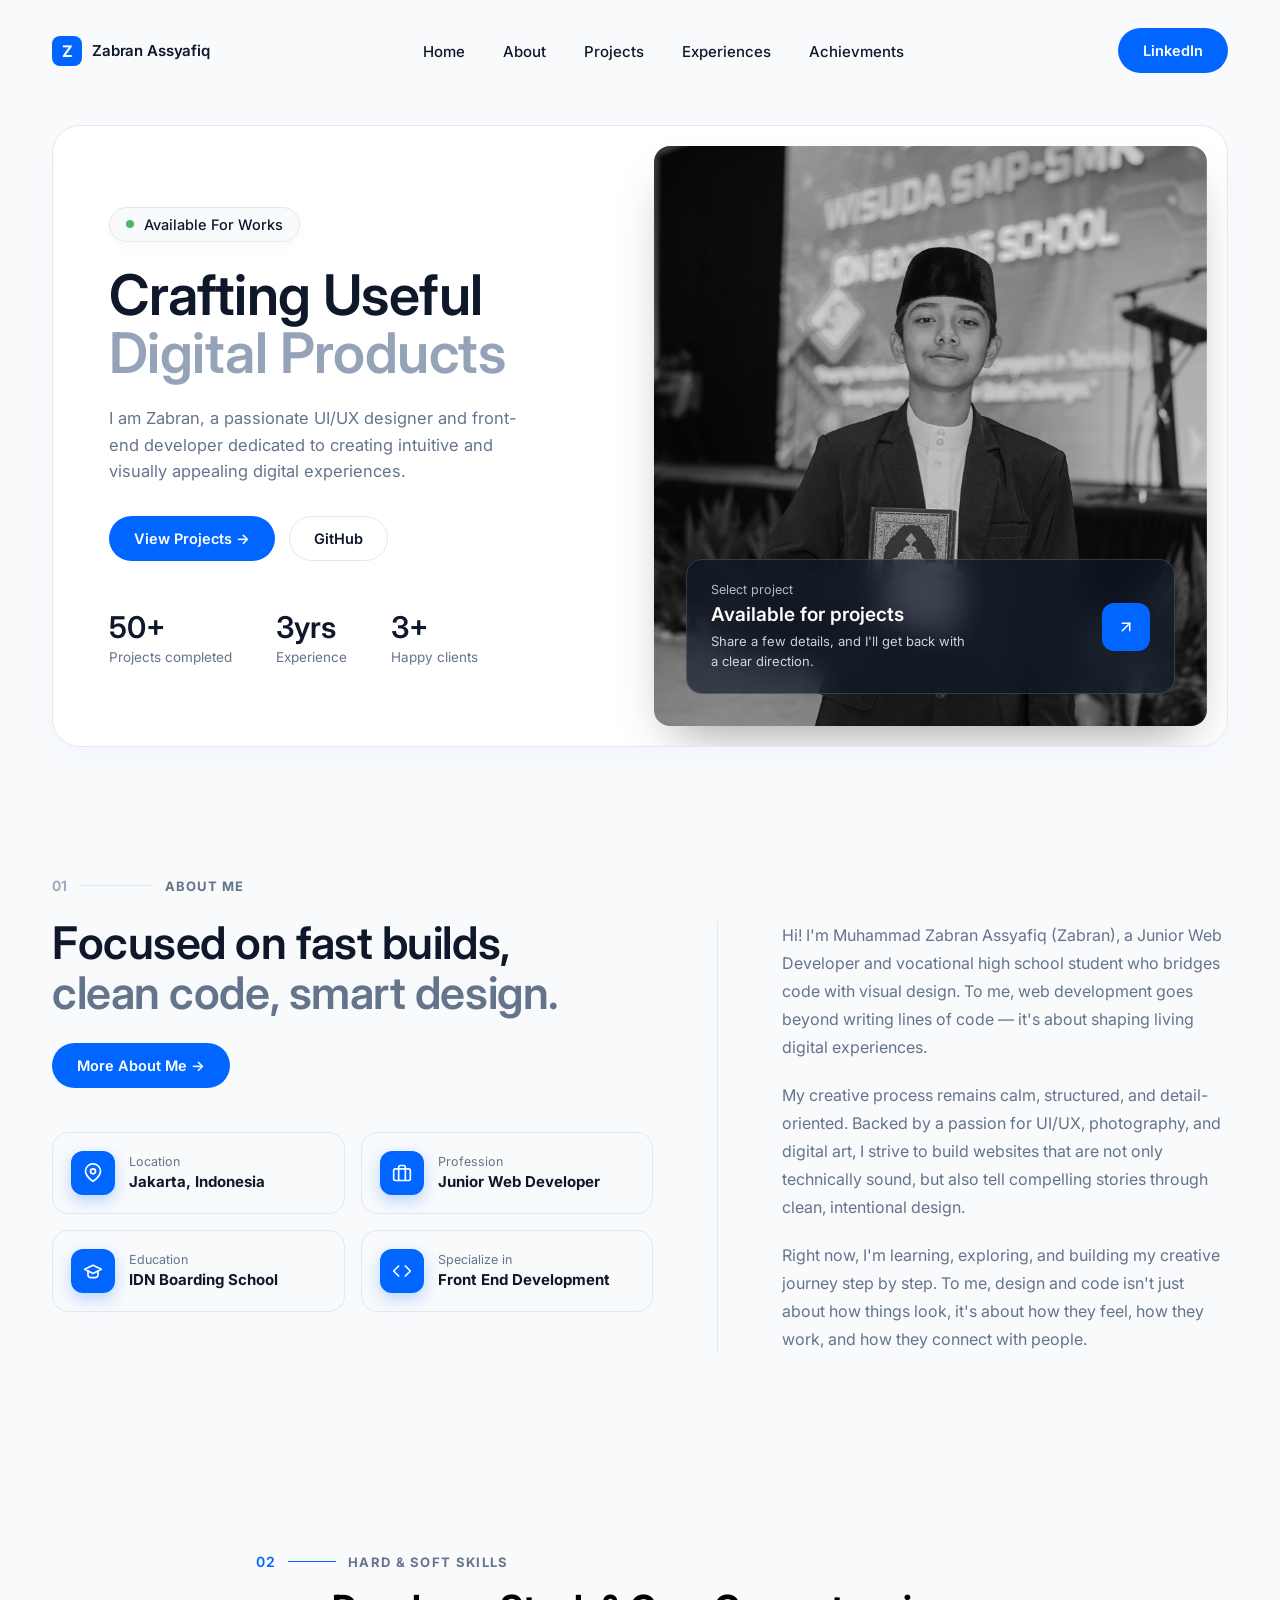
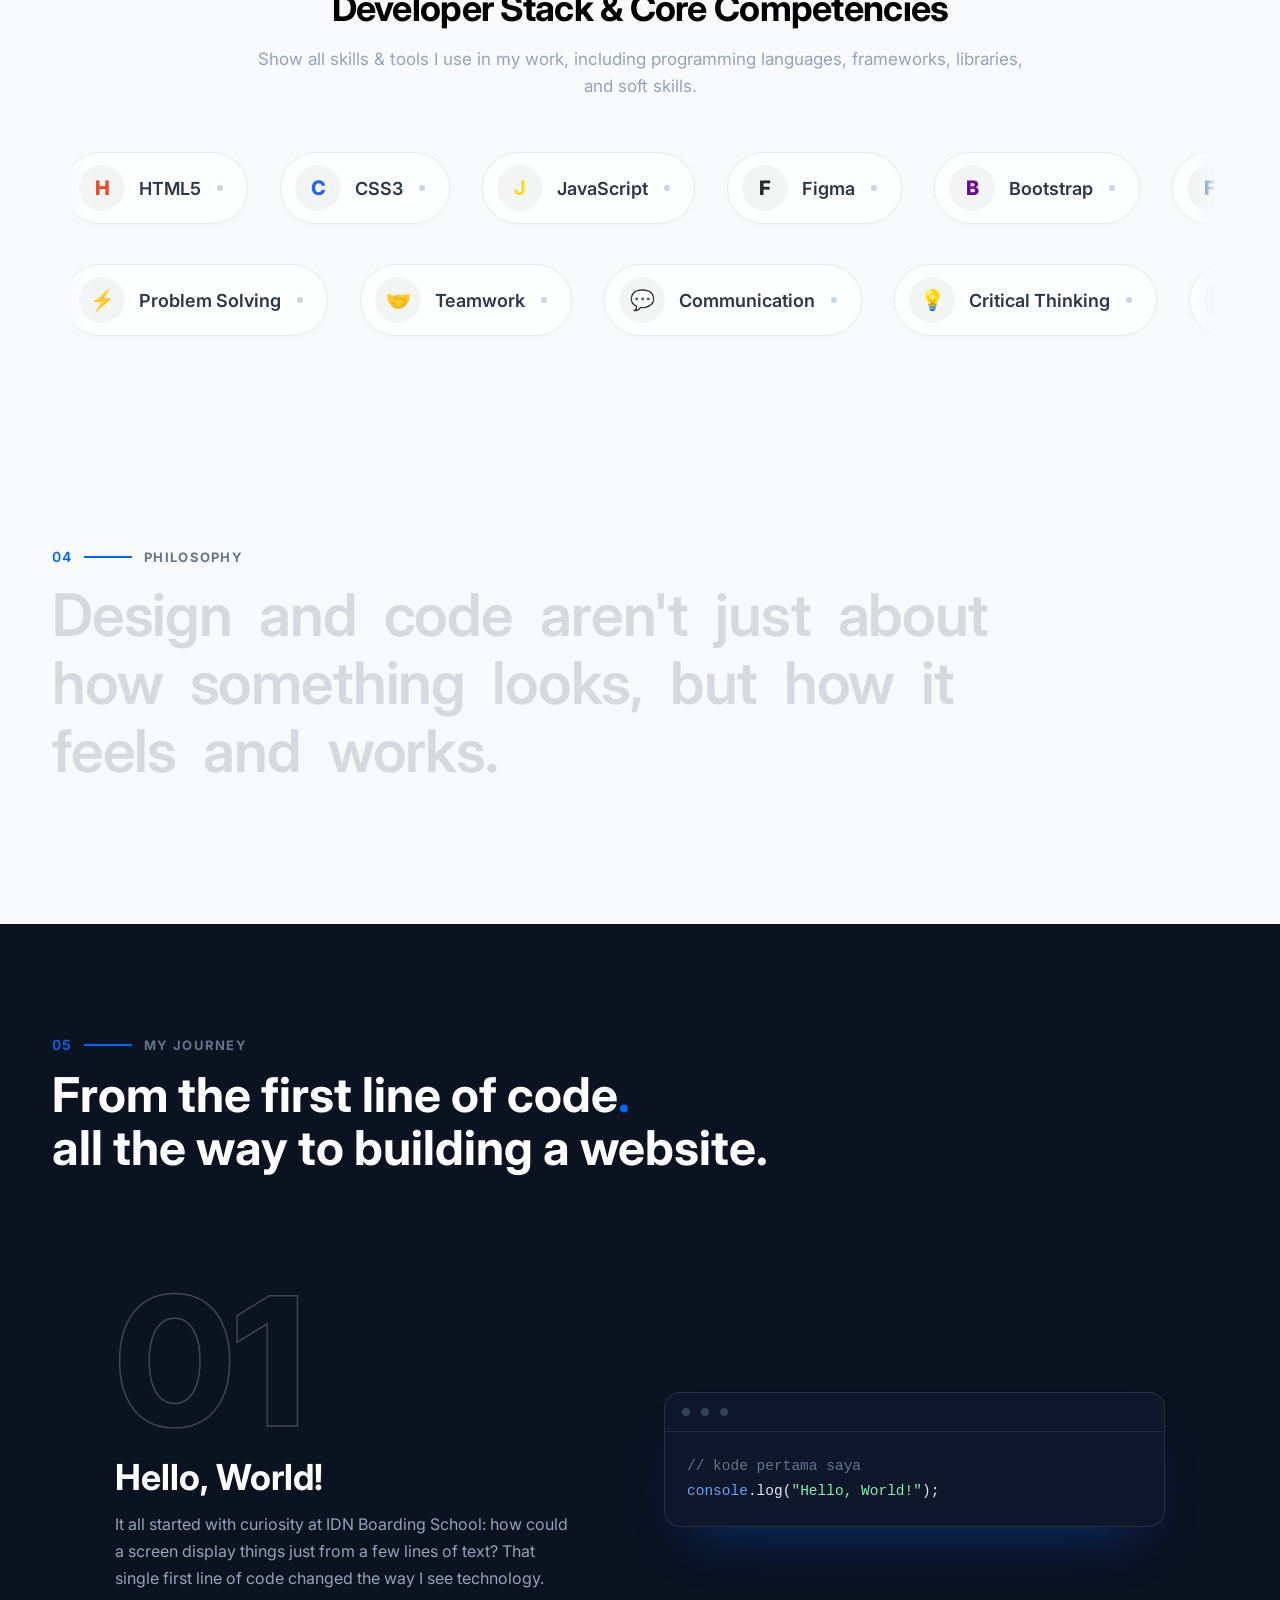
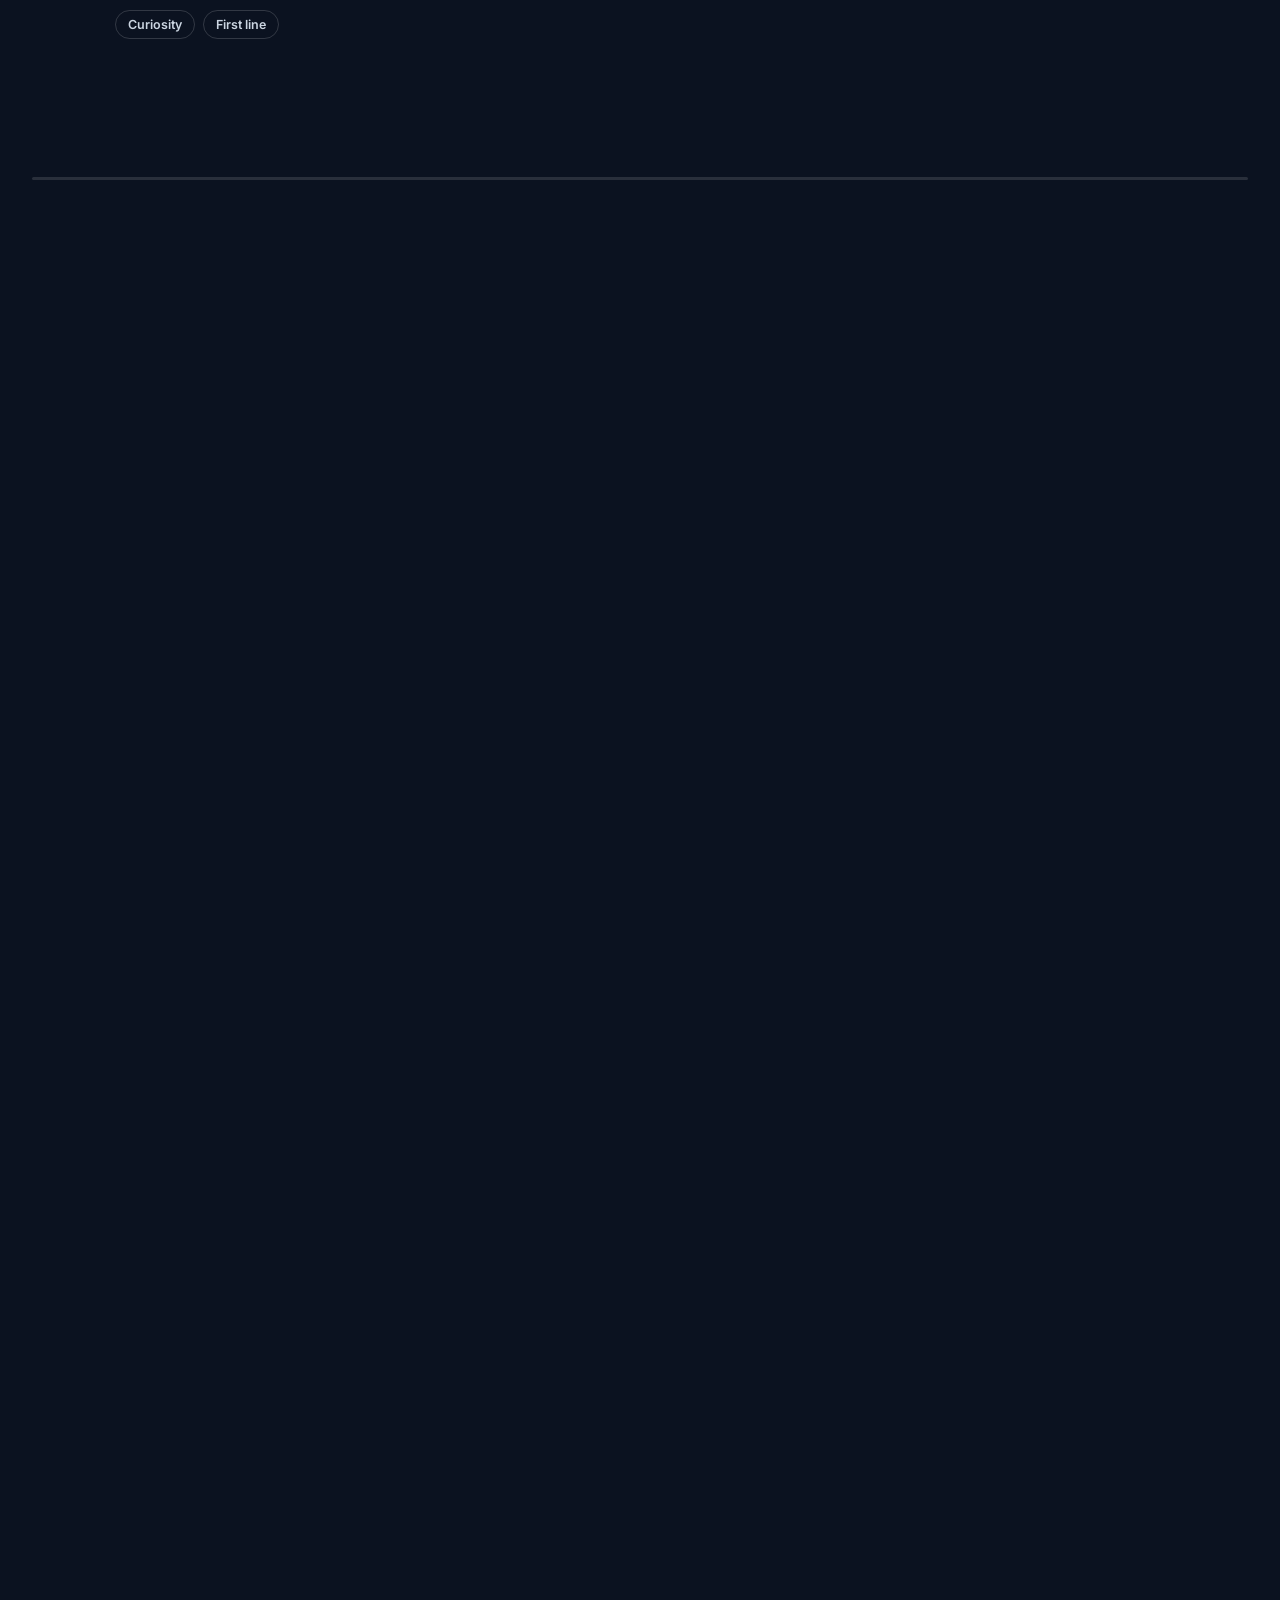
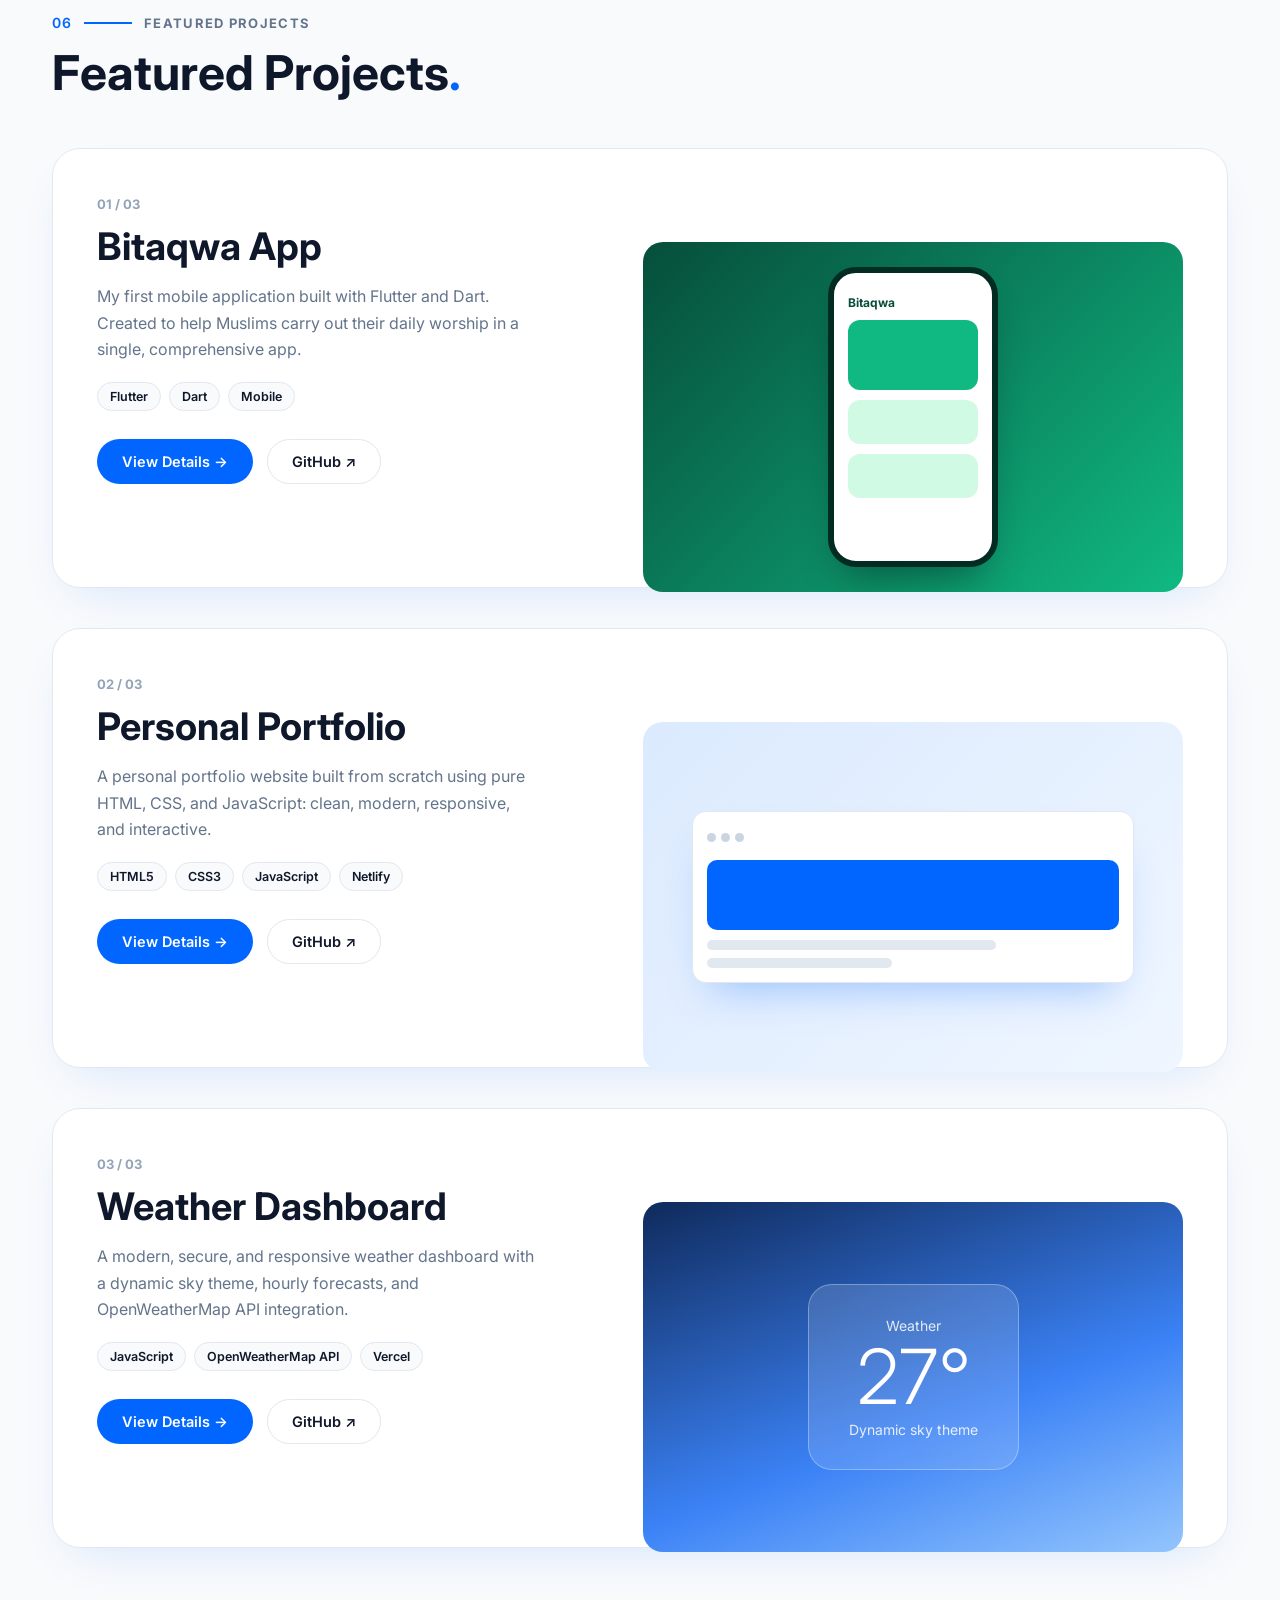
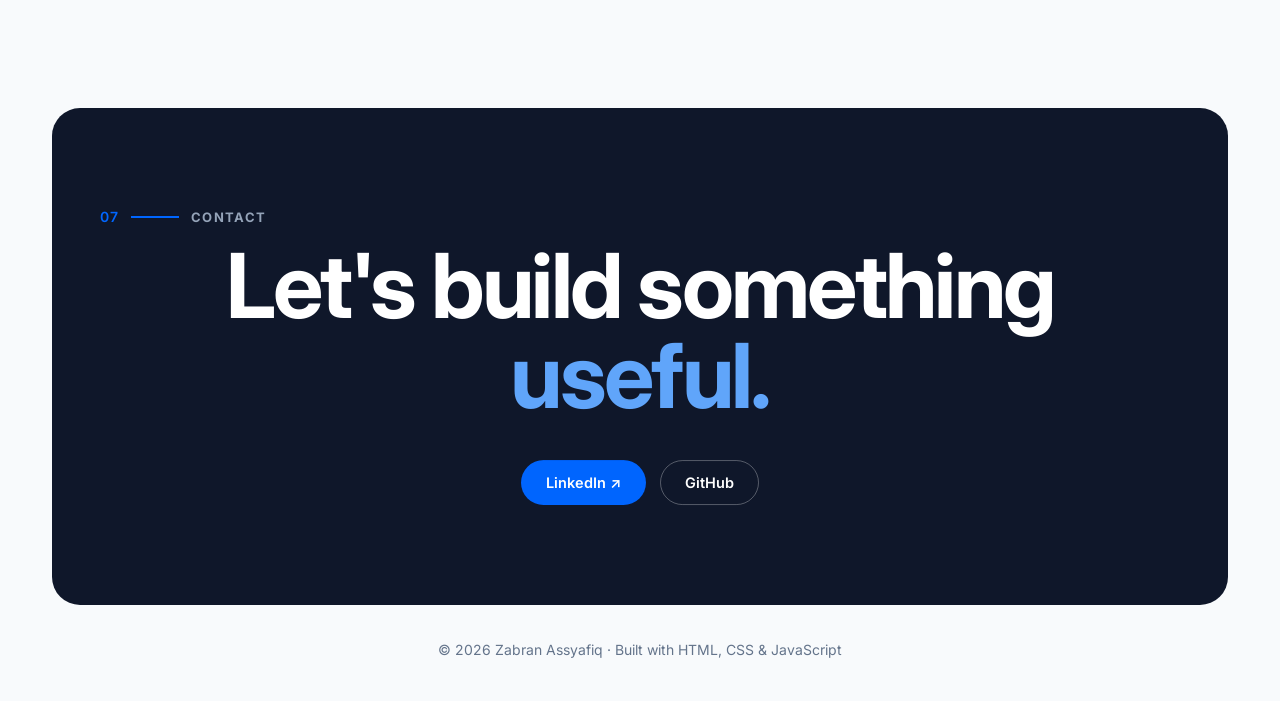
<file: index.html>
<!DOCTYPE html>
<html lang="id">
<head>
<meta charset="UTF-8">
<meta name="viewport" content="width=device-width, initial-scale=1.0">
<title>Zabran Assyafiq — Web Developer</title>
<link rel="preconnect" href="https://fonts.googleapis.com">
<link rel="preconnect" href="https://fonts.gstatic.com" crossorigin>
<link href="https://fonts.googleapis.com/css2?family=Fraunces:opsz,wght@9..144,400;9..144,500;9..144,600;9..144,700&family=Inter:wght@400;500;600;700&display=swap" rel="stylesheet">
<link href="https://unpkg.com/aos@2.3.1/dist/aos.css" rel="stylesheet">
<link rel="stylesheet" href="css/style.css">
<link rel="stylesheet" href="css/extra.css">
<!-- Path Icon diubah ke assets/images/ -->
<link rel="icon" type="image/png" href="assets/images/icon svg web.png">
<script src="js/main-1.js"></script>
</head>
<body>

  <!-- ================= NAVBAR ================= -->
<header class="navbar">
  <div class="logo">
    <span class="logo-mark">Z</span>
    Zabran Assyafiq
  </div>

  <ul class="nav-links" id="navLinks">
    <li><a href="index.html">Home</a></li>
    <li><a href="pages/staytoon.html">About</a></li>
    <li><a href="pages/staytoon.html">Projects</a></li>
    <li><a href="pages/staytoon.html">Experiences</a></li>
    <li><a href="pages/staytoon.html">Achievments</a></li>
    
    <!-- Tombol LinkedIn (Mobile Version: Masuk ke dalam list) -->
    <li class="mobile-only">
      <a href="https://www.linkedin.com/in/muhammad-zabran-assyafiq-2292ab308/" target="_blank" rel="noopener noreferrer" class="btn btn-dark">LinkedIn</a>
    </li>
  </ul>

  <!-- Tombol LinkedIn (Desktop Version) -->
  <a href="https://www.linkedin.com/in/muhammad-zabran-assyafiq-2292ab308/" target="_blank" rel="noopener noreferrer" class="btn btn-dark desktop-only">LinkedIn</a>

  <!-- Tombol Hamburger -->
  <button class="hamburger-btn" id="hamburgerBtn" aria-label="Toggle navigation">
    <span></span>
    <span></span>
    <span></span>
  </button>
</header>

  <!-- ================= HERO ================= -->
  <section class="hero">
    <div class="hero-card">

        <div class="hero-content">
        
            <!-- ================= BADGE AVAILABLE FOR WORKS ================= -->
            <div class="availability-badge" data-aos="fade-up" data-aos-duration="1000" data-aos-easing="ease-out-cubic">
              <span class="status-dot"></span>
              Available For Works
            </div>
    
            <h1 class="hero-title"data-aos="fade-up" data-aos-duration="1000" data-aos-easing="ease-out-cubic">
              Crafting Useful<br>
              <span class="muted">Digital Products</span>
            </h1>

        <p class="hero-desc"data-aos="fade-up" data-aos-duration="1000" data-aos-easing="ease-out-cubic">
            I am Zabran, a passionate UI/UX designer and front-end developer dedicated to creating intuitive and visually appealing digital experiences.
        </p>

        <div class="hero-actions" data-aos="fade-up" data-aos-duration="1000" data-aos-easing="ease-out-cubic">
          <a href="pages/staytoon.html" class="btn btn-dark">View Projects →</a>
          <a href="https://github.com/muhammadzabranidn-hue" target="_blank" rel="noopener noreferrer" class="btn btn-light">GitHub</a>
        </div>

        <div class="hero-stats" data-aos="fade-up" data-aos-duration="1000" data-aos-easing="ease-out-cubic">
          <div>
            <div class="stat-number">50+</div>
            <div class="stat-label">Projects completed</div>
          </div>
          <div>
            <div class="stat-number">3yrs</div>
            <div class="stat-label">Experience</div>
          </div>
          <div>
            <div class="stat-number">3+</div>
            <div class="stat-label">Happy clients</div>
          </div>
        </div>
      </div>

      <!-- Path Foto Profil diubah ke assets/images/ -->
      <div class="hero-image-outer" >
        <div class="hero-image-wrap" data-aos="fade-up" data-aos-duration="1000" data-aos-easing="ease-out-cubic" id="heroImageWrap">
          <img id="heroImage" src="assets/images/my-profile.jpg" alt="Foto profil">

          <div class="hero-overlay-card" data-aos="fade-up" data-aos-duration="1000" data-aos-easing="ease-out-cubic">
            <div>
              <div class="overlay-eyebrow">Select project</div> 
              <div class="overlay-title">Available for projects</div>
              <div class="overlay-desc">Share a few details, and I'll get back with a clear direction.</div>
            </div>
            <div class="overlay-arrow">
              <svg width="18" height="18" viewBox="0 0 24 24" fill="none" stroke="currentColor" stroke-width="2" stroke-linecap="round" stroke-linejoin="round"><line x1="7" y1="17" x2="17" y2="7"></line><polyline points="7 7 17 7 17 17"></polyline></svg>
            </div>
          </div>
        </div>
      </div>

    </div>
  </section>

  <section class="logos-section">
  
  <!-- ================= ABOUT (LIGHT BENTO CONTAINER) ================= -->
<section class="about" id="about">
  <div class="about-inner">

    <div class="about-content">

      <div class="about-columns">

        <!-- ===== Kolom Kiri: Judul, Tombol, Info Grid ===== -->
        <div class="about-col-left">

          <!-- Eyebrow "01 ─── ABOUT ME" -->
          <div class="about-eyebrow" data-aos="fade-up" data-aos-duration="700" data-aos-easing="ease-out-cubic">
            <span class="about-eyebrow-number">01</span>
            <span class="about-eyebrow-line"></span>
            <span class="about-eyebrow-label">About Me</span>
          </div>

          <!-- Judul -->
          <h2 class="about-title" data-aos="fade-up" data-aos-duration="800" data-aos-delay="80" data-aos-easing="ease-out-cubic">
            Focused on fast builds,<br>
            <span class="accent">clean code, smart design.</span>
          </h2>

          <!-- Tombol -->
          <a href="pages/staytoon.html" class="btn btn-dark about-cta" data-aos="fade-up" data-aos-duration="800" data-aos-delay="160" data-aos-easing="ease-out-cubic">More About Me →</a>

          <!-- Bento Grid (4 Info Card) -->
          <div class="about-grid">

            <div class="about-item" data-aos="fade-up" data-aos-duration="800" data-aos-delay="220" data-aos-easing="ease-out-cubic">
              <div class="about-item-icon">
                <svg width="20" height="20" viewBox="0 0 24 24" fill="none" stroke="currentColor" stroke-width="2" stroke-linecap="round" stroke-linejoin="round">
                  <path d="M21 10c0 6.5-9 12-9 12s-9-5.5-9-12a9 9 0 0 1 18 0z"></path>
                  <circle cx="12" cy="10" r="3"></circle>
                </svg>
              </div>
              <div class="about-item-text">
                <span class="about-item-label">Location</span>
                <strong class="about-item-value">Jakarta, Indonesia</strong>
              </div>
            </div>

            <div class="about-item" data-aos="fade-up" data-aos-duration="800" data-aos-delay="280" data-aos-easing="ease-out-cubic">
              <div class="about-item-icon">
                <svg width="20" height="20" viewBox="0 0 24 24" fill="none" stroke="currentColor" stroke-width="2" stroke-linecap="round" stroke-linejoin="round">
                  <rect x="2" y="7" width="20" height="14" rx="2"></rect>
                  <path d="M16 21V5a2 2 0 0 0-2-2h-4a2 2 0 0 0-2 2v16"></path>
                </svg>
              </div>
              <div class="about-item-text">
                <span class="about-item-label">Profession</span>
                <strong class="about-item-value">Junior Web Developer</strong>
              </div>
            </div>

            <div class="about-item" data-aos="fade-up" data-aos-duration="800" data-aos-delay="340" data-aos-easing="ease-out-cubic">
              <div class="about-item-icon">
                <svg width="20" height="20" viewBox="0 0 24 24" fill="none" stroke="currentColor" stroke-width="2" stroke-linecap="round" stroke-linejoin="round">
                  <path d="M22 10 12 5 2 10l10 5 10-5z"></path>
                  <path d="M6 12v5c0 1.7 2.7 3 6 3s6-1.3 6-3v-5"></path>
                </svg>
              </div>
              <div class="about-item-text">
                <span class="about-item-label">Education</span>
                <strong class="about-item-value">IDN Boarding School</strong>
              </div>
            </div>

            <div class="about-item" data-aos="fade-up" data-aos-duration="800" data-aos-delay="400" data-aos-easing="ease-out-cubic">
              <div class="about-item-icon">
                <svg width="20" height="20" viewBox="0 0 24 24" fill="none" stroke="currentColor" stroke-width="2" stroke-linecap="round" stroke-linejoin="round">
                  <polyline points="16 18 22 12 16 6"></polyline>
                  <polyline points="8 6 2 12 8 18"></polyline>
                </svg>
              </div>
              <div class="about-item-text">
                <span class="about-item-label">Specialize in</span>
                <strong class="about-item-value">Front End Development</strong>
              </div>
            </div>

          </div>

        </div>

        <!-- Garis pemisah vertikal -->
        <div class="about-divider" data-aos="fade" data-aos-duration="900" data-aos-delay="120"></div>

        <!-- ===== Kolom Kanan: Paragraf ===== -->
        <div class="about-col-right">
          <div class="about-text" data-aos="fade-up" data-aos-duration="800" data-aos-delay="120" data-aos-easing="ease-out-cubic">
            <p>Hi! I'm Muhammad Zabran Assyafiq (Zabran), a Junior Web Developer and vocational high school student who bridges code with visual design. To me, web development goes beyond writing lines of code — it's about shaping living digital experiences.</p>
            <p>My creative process remains calm, structured, and detail-oriented. Backed by a passion for UI/UX, photography, and digital art, I strive to build websites that are not only technically sound, but also tell compelling stories through clean, intentional design.</p>
            <p>Right now, I'm learning, exploring, and building my creative journey step by step. To me, design and code isn't just about how things look, it's about how they feel, how they work, and how they connect with people.</p>
          </div>
        </div>

      </div>

    </div>

  </div>
</section>
  <!-- ================= MARQUEE TITLE ================= -->
  <div class="section-header">
    <div class="badge-about">
      <span class="number">02</span>
      <span class="line"></span>
      <span class="label">HARD & SOFT SKILLS</span>
    </div>
  
    <h2>Developer Stack & Core Competencies</h2>
  
    <p>
      Show all skills & tools I use in my work, including programming languages, frameworks, libraries, and soft skills.
    </p>
  </div>
  <!-- ================= MARQUEE 1 (HARD SKILLS - GESER KIRI) ================= -->
  <div class="logo-marquee">
    <div class="logo-track" id="logoTrack">
      <div class="logo-item" style="--logo-color:#E44D26">
        <span class="logo-icon">H</span>
        <span class="logo-label">HTML5</span>
        <span class="logo-dot"></span>
      </div>
      <div class="logo-item" style="--logo-color:#2965F1">
        <span class="logo-icon">C</span>
        <span class="logo-label">CSS3</span>
        <span class="logo-dot"></span>
      </div>
      <div class="logo-item" style="--logo-color:#F7DF1E">
        <span class="logo-icon">J</span>
        <span class="logo-label">JavaScript</span>
        <span class="logo-dot"></span>
      </div>
      <div class="logo-item" style="--logo-color:#2A2A2A">
        <span class="logo-icon">F</span>
        <span class="logo-label">Figma</span>
        <span class="logo-dot"></span>
      </div>
      <div class="logo-item" style="--logo-color:#72029B">
        <span class="logo-icon">B</span>
        <span class="logo-label">Bootstrap</span>
        <span class="logo-dot"></span>
      </div>
      <div class="logo-item" style="--logo-color:#02569B">
        <span class="logo-icon">F</span>
        <span class="logo-label">Flutter</span>
        <span class="logo-dot"></span>
      </div>
    </div>
    <div class="logo-track" id="logoTrackClone" aria-hidden="true"></div>
  </div>

  <!-- ================= MARQUEE 2 (SOFT SKILLS - GESER KANAN) ================= -->
  <div class="logo-marquee marquee-reverse">
    <div class="logo-track track-reverse" id="softTrack">
      <div class="logo-item" style="--logo-color:#10B981">
        <span class="logo-icon">⚡</span>
        <span class="logo-label">Problem Solving</span>
        <span class="logo-dot"></span>
      </div>
      <div class="logo-item" style="--logo-color:#F59E0B">
        <span class="logo-icon">🤝</span>
        <span class="logo-label">Teamwork</span>
        <span class="logo-dot"></span>
      </div>
      <div class="logo-item" style="--logo-color:#8B5CF6">
        <span class="logo-icon">💬</span>
        <span class="logo-label">Communication</span>
        <span class="logo-dot"></span>
      </div>
      <div class="logo-item" style="--logo-color:#EC4899">
        <span class="logo-icon">💡</span>
        <span class="logo-label">Critical Thinking</span>
        <span class="logo-dot"></span>
      </div>
      <div class="logo-item" style="--logo-color:#3B82F6">
        <span class="logo-icon">⏱️</span>
        <span class="logo-label">Time Management</span>
        <span class="logo-dot"></span>
      </div>
      <div class="logo-item" style="--logo-color:#6366F1">
        <span class="logo-icon">🌱</span>
        <span class="logo-label">Adaptability</span>
        <span class="logo-dot"></span>
      </div>
    </div>
    <div class="logo-track track-reverse" id="softTrackClone" aria-hidden="true"></div>
  </div>
</section>

<!-- ================= PHILOSOPHY ================= -->
<section class="manifesto" id="philosophy"><div class="badge-about"><span class="number">04</span><span class="line"></span><span class="label">PHILOSOPHY</span></div><p>Design and code aren't just about how something looks, but how it feels and works.</p></section>

<!-- ================= JOURNEY ================= -->
<section class="journey" id="journey"><div class="j-wrap">
  <div class="j-head"><div class="badge-about"><span class="number">05</span><span class="line"></span><span class="label">MY JOURNEY</span></div><h2>From the first line of code<span>.</span><br>all the way to building a website.</h2></div>
  <div class="j-track"><article class="chap"><div><div class="chap-no">01</div><h3>Hello, World!</h3><p>It all started with curiosity at IDN Boarding School: how could a screen display things just from a few lines of text? That single first line of code changed the way I see technology.</p><div class="chip-row"><span class=chip>Curiosity</span><span class=chip>First line</span></div></div><div class="code"><pre><span class=c>// kode pertama saya</span>
<span class=k>console</span>.log(<span class=s>"Hello, World!"</span>);</pre></div></article><article class="chap"><div><div class="chap-no">02</div><h3>First web page</h3><p>I learned HTML: headings, paragraphs, images, and links. A simple page that looked basic, but actually worked in the browser, and it felt amazing.</p><div class="chip-row"><span class=chip>HTML5</span><span class=chip>Structure</span></div></div><div class="code"><pre>&lt;<span class=k>h1</span>&gt;Halo, saya Zabran&lt;/<span class=k>h1</span>&gt;
&lt;<span class=k>p</span>&gt;Ini website pertama saya.&lt;/<span class=k>p</span>&gt;</pre></div></article><article class="chap"><div><div class="chap-no">03</div><h3>Learning to style</h3><p>With CSS, plain pages gained colors, layouts, and character. That was when I fell in love with the design side: spacing, typography, and the small details.</p><div class="chip-row"><span class=chip>CSS3</span><span class=chip>Flexbox &amp; Grid</span><span class=chip>Figma</span></div></div><div class="code"><pre><span class=k>:root</span> {
  --accent: <span class=s>#0066ff</span>;
}
<span class=k>.btn</span> { border-radius: <span class=s>999px</span>; }</pre></div></article><article class="chap"><div><div class="chap-no">04</div><h3>Bringing the web to life</h3><p>JavaScript makes pages responsive: clicks, hovers, animations, and fetching data. The web stopped being a poster and became an interactive experience.</p><div class="chip-row"><span class=chip>JavaScript ES6+</span><span class=chip>DOM</span></div></div><div class="code"><pre>btn.<span class=k>addEventListener</span>(<span class=s>"click"</span>, () =&gt; {
  card.classList.<span class=k>toggle</span>(<span class=s>"open"</span>);
});</pre></div></article><article class="chap"><div><div class="chap-no">05</div><h3>First app: Bitaqwa</h3><p>I stepped into mobile development with Flutter and Dart. Bitaqwa was my first app: an all-in-one Islamic companion for daily worship, including prayer guides, kiblat direction, prayer times, Quran verses, and Islamic lectures.</p><div class="chip-row"><span class=chip>Flutter</span><span class=chip>Dart</span><span class=chip>Mobile</span></div></div><div class="code"><pre><span class=k>void</span> main() {
  runApp(<span class=k>const</span> BitaqwaApp());
}</pre></div></article><article class="chap"><div><div class="chap-no">06</div><h3>Portfolio from scratch</h3><p>Using pure HTML, CSS, and JavaScript, I built this portfolio myself and deployed it on Netlify. From designing in Figma to a live website accessible to everyone.</p><div class="chip-row"><span class=chip>Vanilla JS</span><span class=chip>Netlify</span><span class=chip>Git &amp; GitHub</span></div></div><div class="code"><pre><span class=c>$</span> git push origin main
<span class=c>// live di zabran.netlify.app</span></pre></div></article><article class="chap"><div><div class="chap-no">07</div><h3>Real-time data: Weather App</h3><p>Latest project: a weather dashboard with Fetch API, localStorage, dynamic sky themes, and deployed on Vercel. My first time handling real-time data from an API.</p><div class="chip-row"><span class=chip>REST API</span><span class=chip>Async/Await</span><span class=chip>Vercel</span></div></div><div class="code"><pre><span class=k>const</span> res = <span class=k>await</span> fetch(url);
<span class=k>const</span> data = <span class=k>await</span> res.json();</pre></div></article></div>
  <div class="j-bar"><i></i></div></div></section>

<!-- ================= PROJECTS ================= -->
<section class="projects" id="projects"><div class="badge-about"><span class="number">06</span><span class="line"></span><span class="label">FEATURED PROJECTS</span></div><h2>Featured Projects<span>.</span></h2>
 <article class="pcard" style="--i:0"><div><span class="no">01 / 03</span><h3>Bitaqwa App</h3><p>My first mobile application built with Flutter and Dart. Created to help Muslims carry out their daily worship in a single, comprehensive app.</p><div class="tags"><span>Flutter</span><span>Dart</span><span>Mobile</span></div><div class="hero-actions"><a class="btn btn-dark" href="pages/project-bitaqwa.html">View Details →</a><a class="btn btn-light" href="https://github.com/muhammadzabranidn-hue/bitaqwa_app" target="_blank" rel="noopener">GitHub ↗</a></div></div><div class="mock m-app"><div class="phone">Bitaqwa<u></u><u></u><u></u></div></div></article>
 <article class="pcard" style="--i:1"><div><span class="no">02 / 03</span><h3>Personal Portfolio</h3><p>A personal portfolio website built from scratch using pure HTML, CSS, and JavaScript: clean, modern, responsive, and interactive.</p><div class="tags"><span>HTML5</span><span>CSS3</span><span>JavaScript</span><span>Netlify</span></div><div class="hero-actions"><a class="btn btn-dark" href="pages/project-portfolio.html">View Details →</a><a class="btn btn-light" href="https://github.com/muhammadzabranidn-hue/portfolio_zabran" target="_blank" rel="noopener">GitHub ↗</a></div></div><div class="mock m-web"><div class="browser"><i></i><i></i><i></i><b></b><em></em><em></em></div></div></article>
 <article class="pcard" style="--i:2"><div><span class="no">03 / 03</span><h3>Weather Dashboard</h3><p>A modern, secure, and responsive weather dashboard with a dynamic sky theme, hourly forecasts, and OpenWeatherMap API integration.</p><div class="tags"><span>JavaScript</span><span>OpenWeatherMap API</span><span>Vercel</span></div><div class="hero-actions"><a class="btn btn-dark" href="pages/project-weather.html">View Details →</a><a class="btn btn-light" href="https://github.com/muhammadzabranidn-hue/weather_app" target="_blank" rel="noopener">GitHub ↗</a></div></div><div class="mock m-wx"><div class="wx"><small>Weather</small><strong>27°</strong><span>Dynamic sky theme</span></div></div></article>
</section>

<!-- ================= CONTACT ================= -->
<section class="contact" id="contact"><div class="badge-about on-dark"><span class="number">07</span><span class="line"></span><span class="label">CONTACT</span></div><h2>Let's build something <span>useful.</span></h2>
 <div class="hero-actions"><a href="https://www.linkedin.com/in/muhammad-zabran-assyafiq-2292ab308/" class="btn btn-dark" target="_blank" rel="noopener">LinkedIn ↗</a><a href="https://github.com/muhammadzabranidn-hue" class="btn btn-light" target="_blank" rel="noopener">GitHub</a></div></section>
<footer>© 2026 Zabran Assyafiq · Built with HTML, CSS &amp; JavaScript</footer>

<script src="js/vendor/gsap.min.js"></script>
<script src="js/vendor/ScrollTrigger.min.js"></script>
<script src="js/vendor/lenis.min.js"></script>
<script src="js/main-3.js"></script>

  <script src="https://unpkg.com/aos@2.3.1/dist/aos.js"></script>
  <script>
      AOS.init({
        duration: 800,
        easing: 'ease-out-cubic',
        once: true,
        offset: 60
      });
  </script>
</body>
</html>
</file>
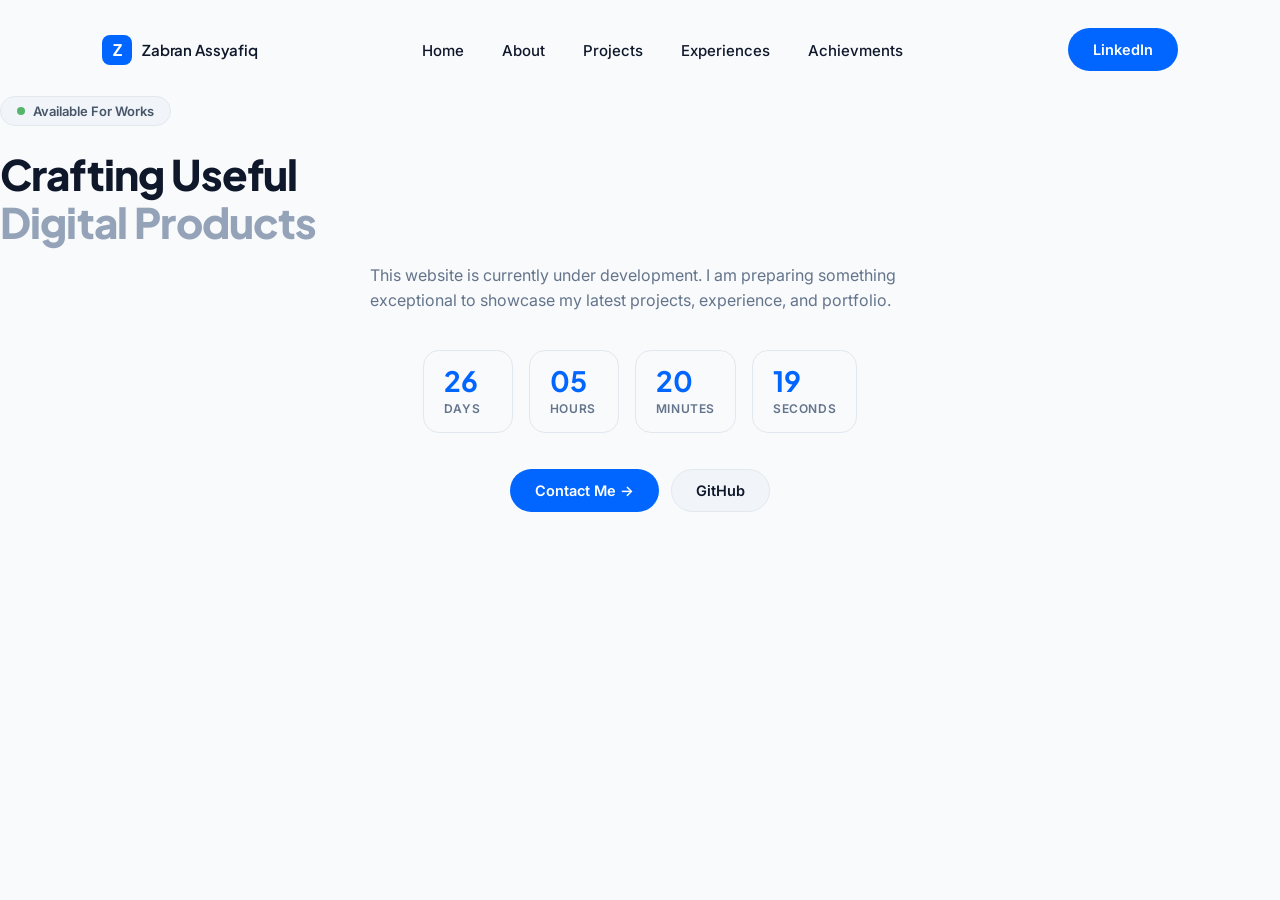
<file: about.html>
<!DOCTYPE html>
<html lang="id">
<head>
  <meta charset="UTF-8">
  <meta name="viewport" content="width=device-width, initial-scale=1.0">
  <title>Zabran Assyafiq — Junior Web Developer</title>
  <!-- Font Plus Jakarta Sans & Inter -->
  <link rel="preconnect" href="https://fonts.googleapis.com">
  <link rel="preconnect" href="https://fonts.gstatic.com" crossorigin>
  <link href="https://fonts.googleapis.com/css2?family=Plus+Jakarta+Sans:wght@500;600;700;800&family=Inter:wght@400;500;600&display=swap" rel="stylesheet">
  <link rel="icon" type="image/png" href="images/nla.png">
  <link rel="stylesheet" href="css/about.css">
  <script src="javascript/main-2.js"></script>
</head>
<body>

  <!-- ================= NAVBAR ================= -->
  <header class="navbar" id="navbar">
    <div class="logo">
      <span class="logo-mark">Z</span>
      Zabran Assyafiq
    </div>

    <ul class="nav-links">
      <li><a href="index.html">Home</a></li>
      <li><a href="about.html">About</a></li>
      <li><a href="#">Projects</a></li>
      <li><a href="#">Experiences</a></li>
      <li><a href="#">Achievments</a></li>
    </ul>

    <a href="https://www.linkedin.com/in/muhammad-zabran-assyafiq-2292ab308/" target="_blank" rel="noopener noreferrer" class="btn btn-dark">LinkedIn</a>
  </header>

  <!-- ================= COMING SOON CONTENT ================= -->
  <main class="main-container" data-aos="fade-up" data-aos-duration="1000" data-aos-easing="ease-out-cubic">
    <section class="hero-card">
      <div class="status-badge">
        <span class="status-dot"></span>
        Available For Works
      </div>

      <h1 class="hero-title">
        Crafting Useful <br>
        <span class="text-secondary">Digital Products</span>
      </h1>

      <p class="hero-description">
        This website is currently under development. I am preparing something exceptional to showcase my latest projects, experience, and portfolio.
      </p>

      <!-- Countdown Timer -->
      <div class="countdown">
        <div class="time-box">
          <span id="days">00</span>
          <small>Days</small>
        </div>
        <div class="time-box">
          <span id="hours">00</span>
          <small>Hours</small>
        </div>
        <div class="time-box">
          <span id="minutes">00</span>
          <small>Minutes</small>
        </div>
        <div class="time-box">
          <span id="seconds">00</span>
          <small>Seconds</small>
        </div>
      </div>

      <!-- Action Buttons -->
      <div class="hero-actions">
        <a href="malito:muhammadzabranidn@gmail.com" class="btn btn-primary">Contact Me &rarr;</a>
        <a href="https://github.com/muhammadzabranidn-hue" target="_blank" rel="noopener noreferrer" class="btn btn-light">GitHub</a>
      </div>
    </section>
  </main>
  <script src="https://unpkg.com/aos@2.3.1/dist/aos.js"></script>
  <script>
      AOS.init({
        duration: 800,
        easing: 'ease-out-cubic',
        once: true,
        offset: 60
      });
  </script>
</body>
</html>
</file>
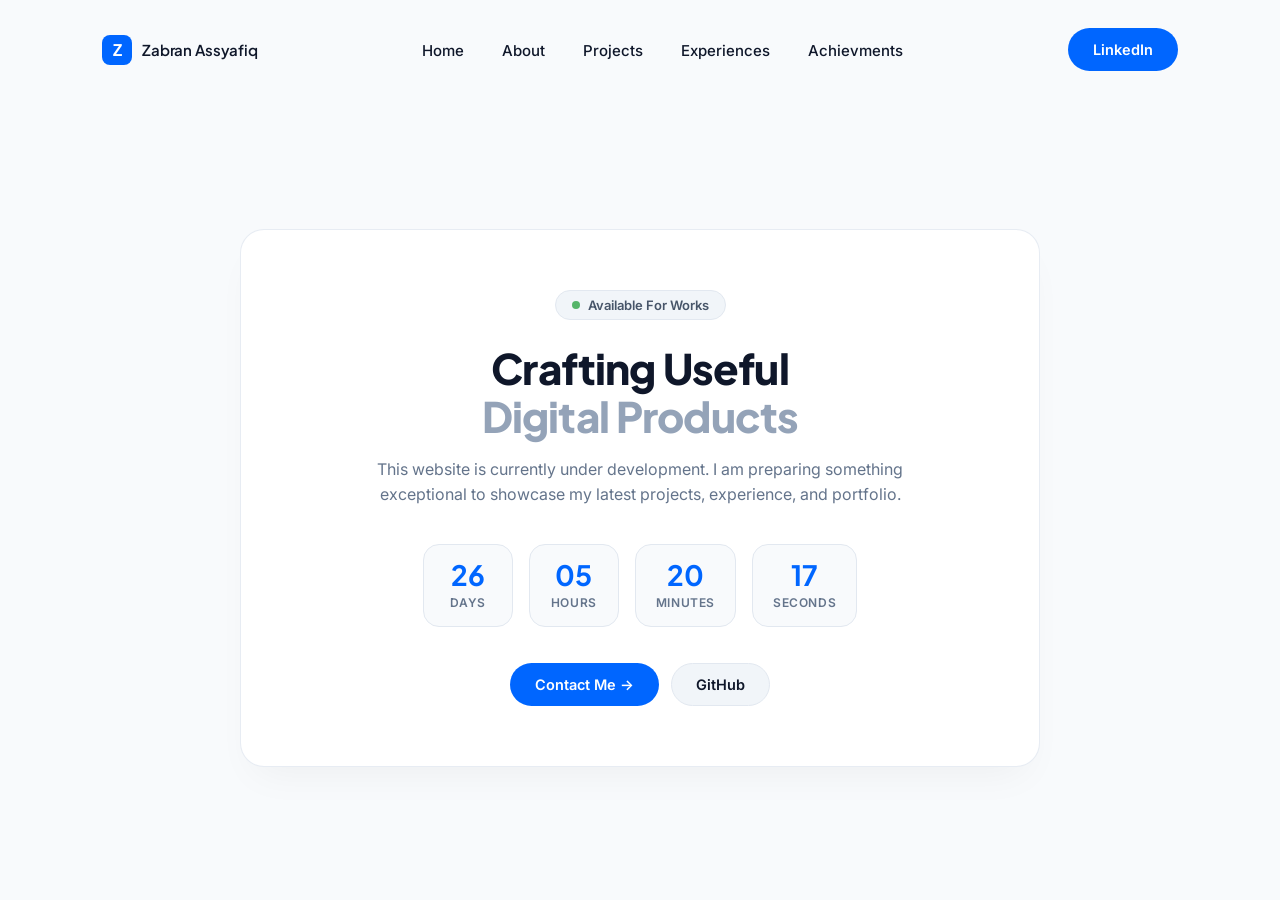
<file: staytoon.html>
<!DOCTYPE html>
<html lang="id">
<head>
  <meta charset="UTF-8">
  <meta name="viewport" content="width=device-width, initial-scale=1.0">
  <title>Zabran Assyafiq — Junior Web Developer</title>
  <!-- Font Plus Jakarta Sans & Inter -->
  <link rel="preconnect" href="https://fonts.googleapis.com">
  <link rel="preconnect" href="https://fonts.gstatic.com" crossorigin>
  <link href="https://fonts.googleapis.com/css2?family=Plus+Jakarta+Sans:wght@500;600;700;800&family=Inter:wght@400;500;600&display=swap" rel="stylesheet">
  <link rel="icon" type="image/png" href="images/nla.png">
  <link rel="stylesheet" href="css/about.css">
  <link rel="stylesheet" href="css/about.css">
  <script src="js/main-2.js"></script>
</head>
<body>

  <!-- ================= NAVBAR ================= -->
  <header class="navbar" id="navbar">
    <div class="logo">
      <span class="logo-mark">Z</span>
      Zabran Assyafiq
    </div>

    <ul class="nav-links">
      <li><a href="index.html">Home</a></li>
      <li><a href="about.html">About</a></li>
      <li><a href="#">Projects</a></li>
      <li><a href="#">Experiences</a></li>
      <li><a href="#">Achievments</a></li>
    </ul>

    <a href="https://www.linkedin.com/in/muhammad-zabran-assyafiq-2292ab308/" target="_blank" rel="noopener noreferrer" class="btn btn-dark">LinkedIn</a>
  </header>

  <!-- ================= COMING SOON CONTENT ================= -->
  <main class="main-container-about">
    <section class="hero-card-about" data-aos="fade-up" data-aos-duration="1000" data-aos-easing="ease-in">
      <div class="status-badge">
        <span class="status-dot"></span>
        Available For Works
      </div>

      <h1 class="hero-title">
        Crafting Useful <br>
        <span class="text-secondary">Digital Products</span>
      </h1>

      <p class="hero-description">
        This website is currently under development. I am preparing something exceptional to showcase my latest projects, experience, and portfolio.
      </p>

      <!-- Countdown Timer -->
      <div class="countdown">
        <div class="time-box">
          <span id="days">00</span>
          <small>Days</small>
        </div>
        <div class="time-box">
          <span id="hours">00</span>
          <small>Hours</small>
        </div>
        <div class="time-box">
          <span id="minutes">00</span>
          <small>Minutes</small>
        </div>
        <div class="time-box">
          <span id="seconds">00</span>
          <small>Seconds</small>
        </div>
      </div>

      <!-- Action Buttons -->
      <div class="hero-actions">
        <a href="malito:muhammadzabranidn@gmail.com" class="btn btn-primary">Contact Me &rarr;</a>
        <a href="https://github.com/muhammadzabranidn-hue" target="_blank" rel="noopener noreferrer" class="btn btn-light">GitHub</a>
      </div>
    </section>
  </main>
  <script src="https://unpkg.com/aos@2.3.1/dist/aos.js"></script>
  <script>
      AOS.init({
        duration: 800,
        easing: 'ease-out-cubic',
        once: true,
        offset: 60
      });
  </script>
</body>
</html>
</file>
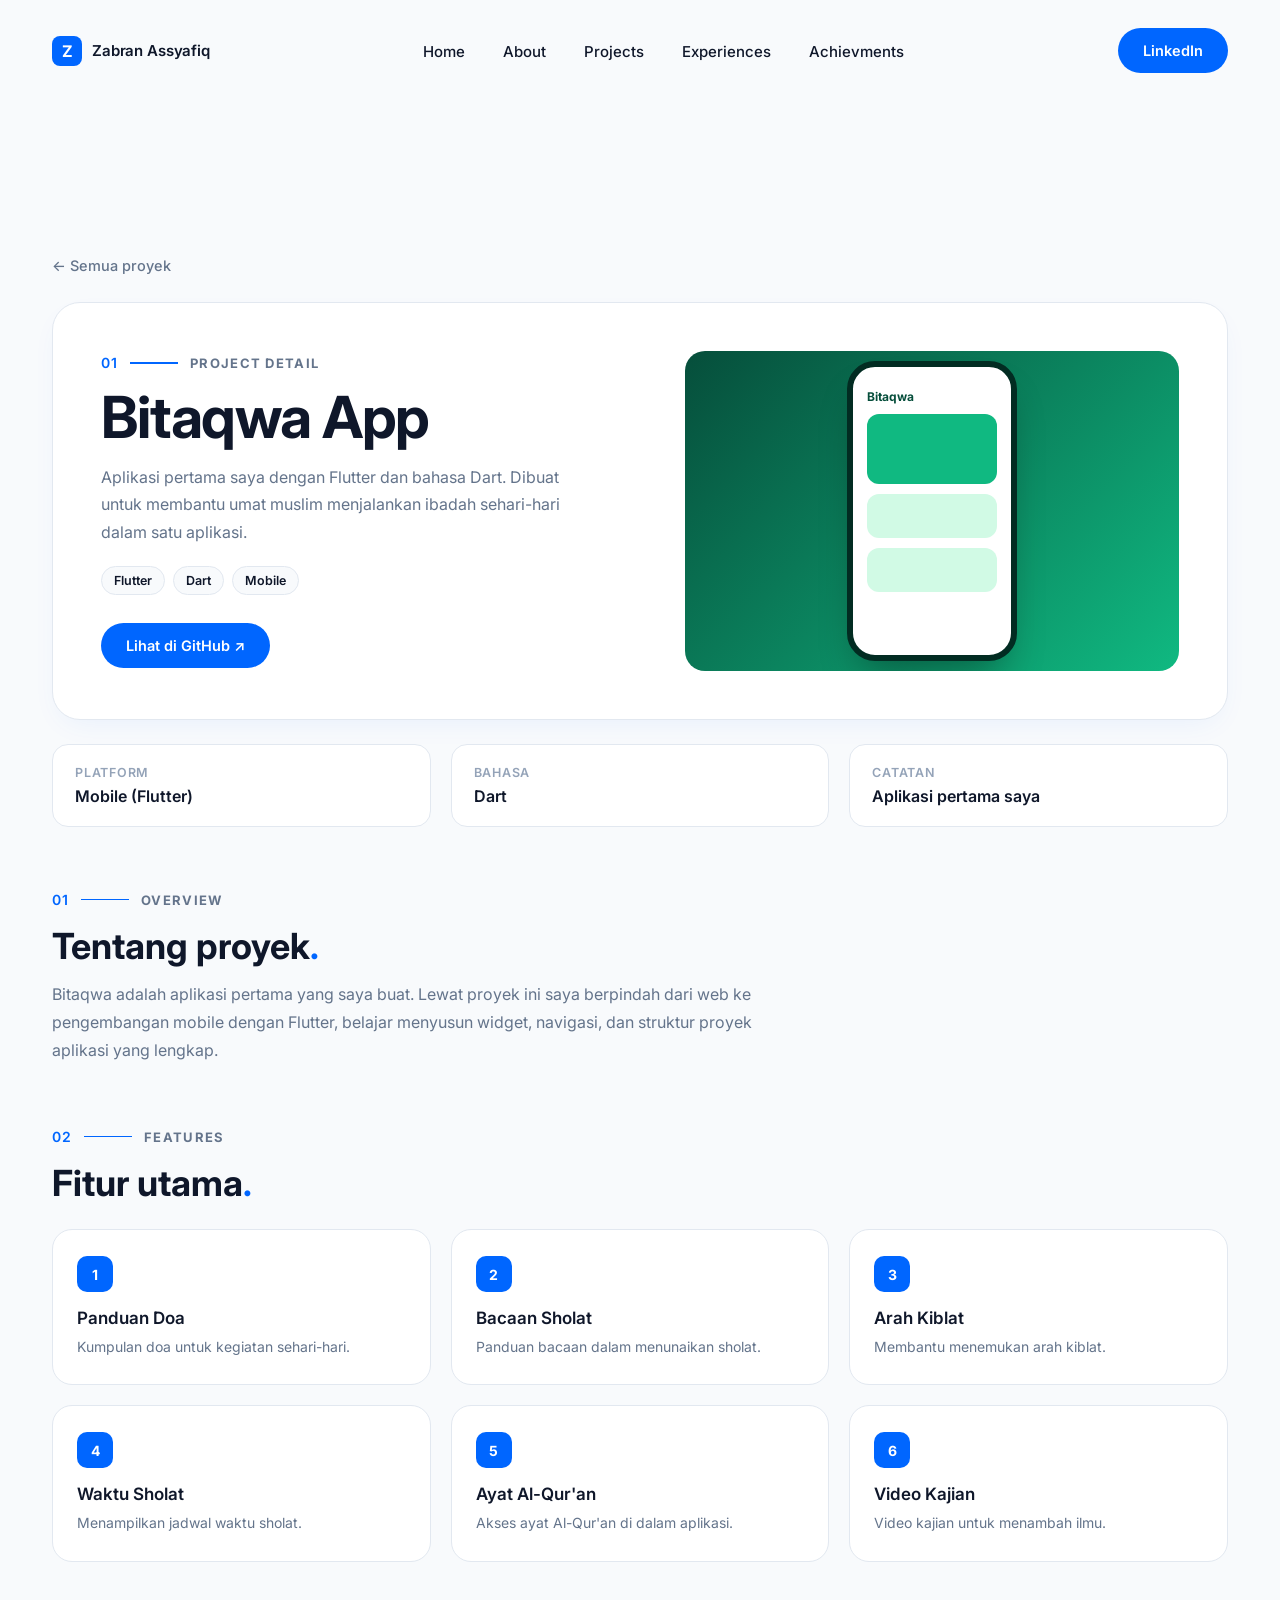
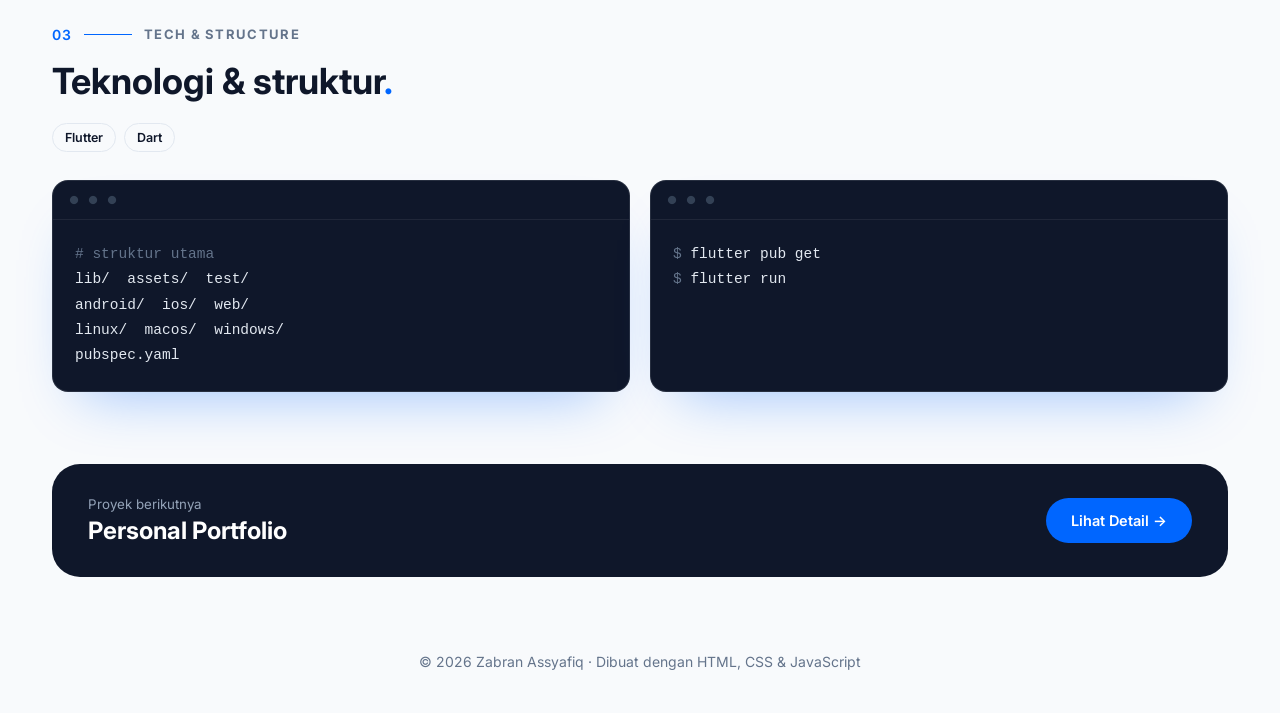
<file: pages/project-bitaqwa.html>
<!DOCTYPE html>
<html lang="id">
<head>
<meta charset="UTF-8">
<meta name="viewport" content="width=device-width, initial-scale=1.0">
<title>Bitaqwa App — Zabran Assyafiq</title>
<link rel="preconnect" href="https://fonts.googleapis.com">
<link rel="preconnect" href="https://fonts.gstatic.com" crossorigin>
<link href="https://fonts.googleapis.com/css2?family=Fraunces:opsz,wght@9..144,400;9..144,500;9..144,600;9..144,700&family=Inter:wght@400;500;600;700&display=swap" rel="stylesheet">
<link rel="stylesheet" href="../css/style.css">
<link rel="stylesheet" href="../css/extra.css">
<link rel="icon" type="image/png" href="../assets/images/icon svg web.png">
<script src="../js/main-1.js"></script>
</head>
<body>
<header class="navbar">
  <div class="logo">
    <span class="logo-mark">Z</span>
    Zabran Assyafiq
  </div>

  <ul class="nav-links" id="navLinks">
    <li><a href="../index.html">Home</a></li>
    <li><a href="staytoon.html">About</a></li>
    <li><a href="../index.html#projects">Projects</a></li>
    <li><a href="../index.html#journey">Experiences</a></li>
    <li><a href="staytoon.html">Achievments</a></li>
    <li class="mobile-only">
      <a href="https://www.linkedin.com/in/muhammad-zabran-assyafiq-2292ab308/" target="_blank" rel="noopener noreferrer" class="btn btn-dark">LinkedIn</a>
    </li>
  </ul>

  <a href="https://www.linkedin.com/in/muhammad-zabran-assyafiq-2292ab308/" target="_blank" rel="noopener noreferrer" class="btn btn-dark desktop-only">LinkedIn</a>

  <button class="hamburger-btn" id="hamburgerBtn" aria-label="Toggle navigation">
    <span></span>
    <span></span>
    <span></span>
  </button>
</header>
<main class="pd">
  <a class="pd-back" href="../index.html#projects">← Semua proyek</a>
  <section class="pd-hero">
    <div>
      <div class="badge-about"><span class="number">01</span><span class="line"></span><span class="label">PROJECT DETAIL</span></div>
      <h1>Bitaqwa App</h1><p>Aplikasi pertama saya dengan Flutter dan bahasa Dart. Dibuat untuk membantu umat muslim menjalankan ibadah sehari-hari dalam satu aplikasi.</p>
      <div class="tags"><span>Flutter</span><span>Dart</span><span>Mobile</span></div>
      <div class="hero-actions" style="margin-top:0"><a class="btn btn-dark" href="https://github.com/muhammadzabranidn-hue/bitaqwa_app" target="_blank" rel="noopener">Lihat di GitHub ↗</a></div>
    </div>
    <div class="mock m-app"><div class="phone">Bitaqwa<u></u><u></u><u></u></div></div>
  </section>
  <div class="pd-meta"><div><small>Platform</small><b>Mobile (Flutter)</b></div><div><small>Bahasa</small><b>Dart</b></div><div><small>Catatan</small><b>Aplikasi pertama saya</b></div></div>
  <section class="pd-sec"><div class="badge-about"><span class="number">01</span><span class="line"></span><span class="label">OVERVIEW</span></div><h2>Tentang proyek<span>.</span></h2><p>Bitaqwa adalah aplikasi pertama yang saya buat. Lewat proyek ini saya berpindah dari web ke pengembangan mobile dengan Flutter, belajar menyusun widget, navigasi, dan struktur proyek aplikasi yang lengkap.</p></section>
  <section class="pd-sec"><div class="badge-about"><span class="number">02</span><span class="line"></span><span class="label">FEATURES</span></div><h2>Fitur utama<span>.</span></h2>
    <div class="pd-grid"><article><i>1</i><h3>Panduan Doa</h3><p>Kumpulan doa untuk kegiatan sehari-hari.</p></article><article><i>2</i><h3>Bacaan Sholat</h3><p>Panduan bacaan dalam menunaikan sholat.</p></article><article><i>3</i><h3>Arah Kiblat</h3><p>Membantu menemukan arah kiblat.</p></article><article><i>4</i><h3>Waktu Sholat</h3><p>Menampilkan jadwal waktu sholat.</p></article><article><i>5</i><h3>Ayat Al-Qur'an</h3><p>Akses ayat Al-Qur'an di dalam aplikasi.</p></article><article><i>6</i><h3>Video Kajian</h3><p>Video kajian untuk menambah ilmu.</p></article></div></section>
  <section class="pd-sec"><div class="badge-about"><span class="number">03</span><span class="line"></span><span class="label">TECH &amp; STRUCTURE</span></div><h2>Teknologi &amp; struktur<span>.</span></h2>
    <div class="tags"><span>Flutter</span><span>Dart</span></div>
    <div class="pd-two"><div class="code"><pre><span class=c># struktur utama</span>
lib/  assets/  test/
android/  ios/  web/
linux/  macos/  windows/
pubspec.yaml</pre></div><div class="code"><pre><span class=c>$</span> flutter pub get
<span class=c>$</span> flutter run</pre></div></div></section>
  <div class="pd-next"><div><small>Proyek berikutnya</small><b>Personal Portfolio</b></div><a class="btn btn-dark" href="project-portfolio.html">Lihat Detail →</a></div>
</main>
<footer>© 2026 Zabran Assyafiq · Dibuat dengan HTML, CSS &amp; JavaScript</footer>
</body>
</html>
</file>
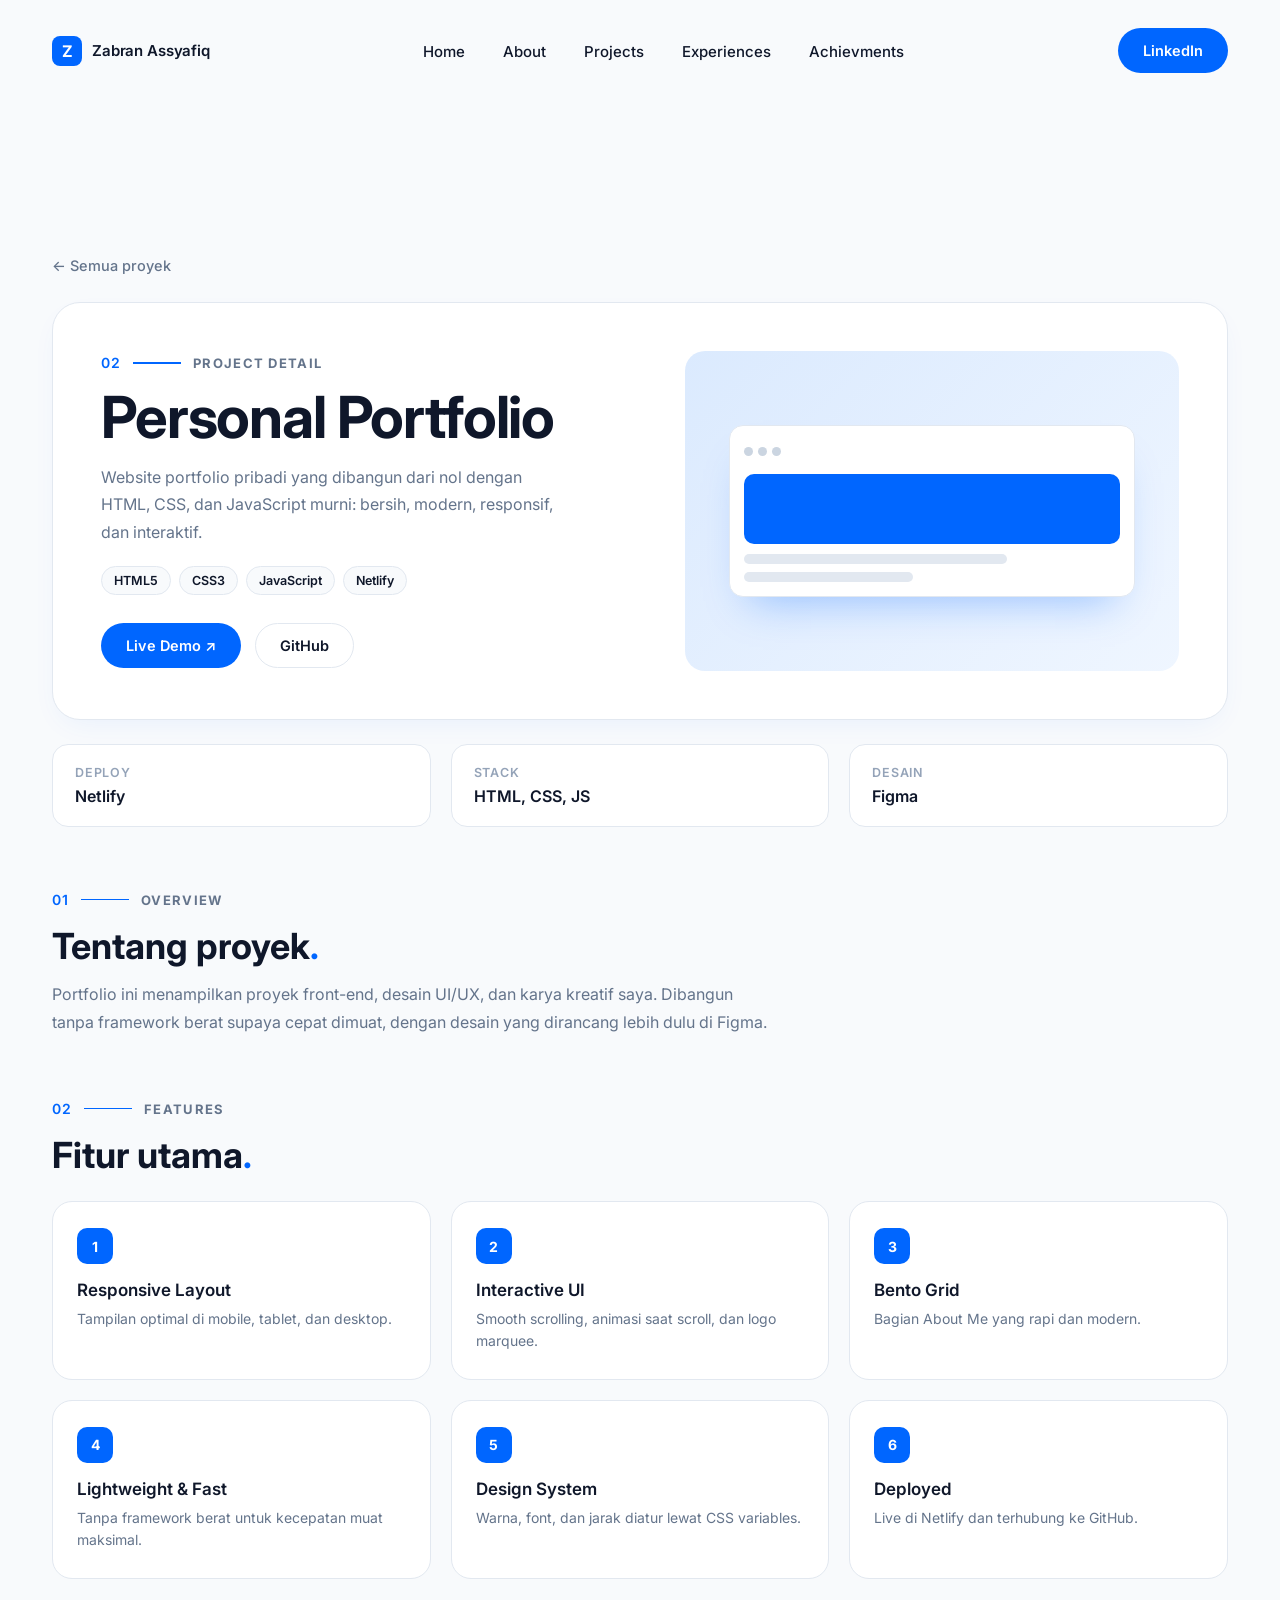
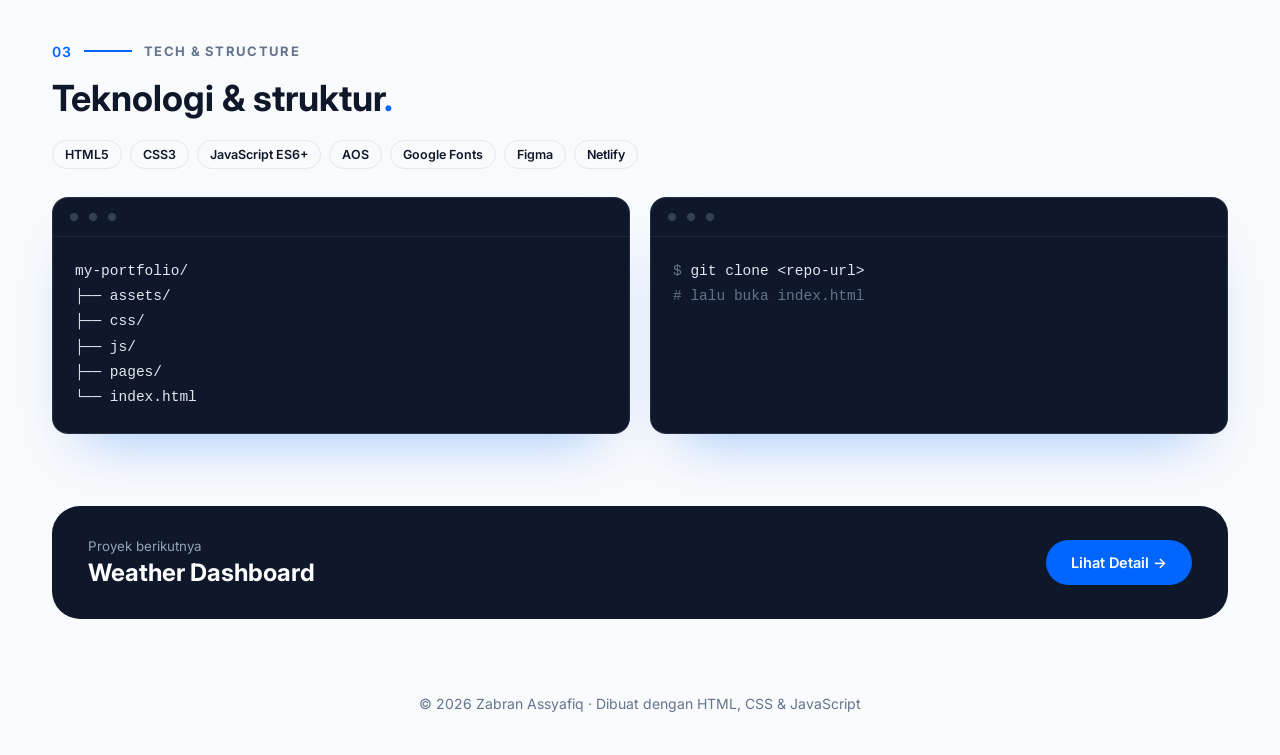
<file: pages/project-portfolio.html>
<!DOCTYPE html>
<html lang="id">
<head>
<meta charset="UTF-8">
<meta name="viewport" content="width=device-width, initial-scale=1.0">
<title>Personal Portfolio — Zabran Assyafiq</title>
<link rel="preconnect" href="https://fonts.googleapis.com">
<link rel="preconnect" href="https://fonts.gstatic.com" crossorigin>
<link href="https://fonts.googleapis.com/css2?family=Fraunces:opsz,wght@9..144,400;9..144,500;9..144,600;9..144,700&family=Inter:wght@400;500;600;700&display=swap" rel="stylesheet">
<link rel="stylesheet" href="../css/style.css">
<link rel="stylesheet" href="../css/extra.css">
<link rel="icon" type="image/png" href="../assets/images/icon svg web.png">
<script src="../js/main-1.js"></script>
</head>
<body>
<header class="navbar">
  <div class="logo">
    <span class="logo-mark">Z</span>
    Zabran Assyafiq
  </div>

  <ul class="nav-links" id="navLinks">
    <li><a href="../index.html">Home</a></li>
    <li><a href="staytoon.html">About</a></li>
    <li><a href="../index.html#projects">Projects</a></li>
    <li><a href="../index.html#journey">Experiences</a></li>
    <li><a href="staytoon.html">Achievments</a></li>
    <li class="mobile-only">
      <a href="https://www.linkedin.com/in/muhammad-zabran-assyafiq-2292ab308/" target="_blank" rel="noopener noreferrer" class="btn btn-dark">LinkedIn</a>
    </li>
  </ul>

  <a href="https://www.linkedin.com/in/muhammad-zabran-assyafiq-2292ab308/" target="_blank" rel="noopener noreferrer" class="btn btn-dark desktop-only">LinkedIn</a>

  <button class="hamburger-btn" id="hamburgerBtn" aria-label="Toggle navigation">
    <span></span>
    <span></span>
    <span></span>
  </button>
</header>
<main class="pd">
  <a class="pd-back" href="../index.html#projects">← Semua proyek</a>
  <section class="pd-hero">
    <div>
      <div class="badge-about"><span class="number">02</span><span class="line"></span><span class="label">PROJECT DETAIL</span></div>
      <h1>Personal Portfolio</h1><p>Website portfolio pribadi yang dibangun dari nol dengan HTML, CSS, dan JavaScript murni: bersih, modern, responsif, dan interaktif.</p>
      <div class="tags"><span>HTML5</span><span>CSS3</span><span>JavaScript</span><span>Netlify</span></div>
      <div class="hero-actions" style="margin-top:0"><a class="btn btn-dark" href="https://zabran.netlify.app" target="_blank" rel="noopener">Live Demo ↗</a><a class="btn btn-light" href="https://github.com/muhammadzabranidn-hue/portfolio_zabran" target="_blank" rel="noopener">GitHub</a></div>
    </div>
    <div class="mock m-web"><div class="browser"><i></i><i></i><i></i><b></b><em></em><em></em></div></div>
  </section>
  <div class="pd-meta"><div><small>Deploy</small><b>Netlify</b></div><div><small>Stack</small><b>HTML, CSS, JS</b></div><div><small>Desain</small><b>Figma</b></div></div>
  <section class="pd-sec"><div class="badge-about"><span class="number">01</span><span class="line"></span><span class="label">OVERVIEW</span></div><h2>Tentang proyek<span>.</span></h2><p>Portfolio ini menampilkan proyek front-end, desain UI/UX, dan karya kreatif saya. Dibangun tanpa framework berat supaya cepat dimuat, dengan desain yang dirancang lebih dulu di Figma.</p></section>
  <section class="pd-sec"><div class="badge-about"><span class="number">02</span><span class="line"></span><span class="label">FEATURES</span></div><h2>Fitur utama<span>.</span></h2>
    <div class="pd-grid"><article><i>1</i><h3>Responsive Layout</h3><p>Tampilan optimal di mobile, tablet, dan desktop.</p></article><article><i>2</i><h3>Interactive UI</h3><p>Smooth scrolling, animasi saat scroll, dan logo marquee.</p></article><article><i>3</i><h3>Bento Grid</h3><p>Bagian About Me yang rapi dan modern.</p></article><article><i>4</i><h3>Lightweight & Fast</h3><p>Tanpa framework berat untuk kecepatan muat maksimal.</p></article><article><i>5</i><h3>Design System</h3><p>Warna, font, dan jarak diatur lewat CSS variables.</p></article><article><i>6</i><h3>Deployed</h3><p>Live di Netlify dan terhubung ke GitHub.</p></article></div></section>
  <section class="pd-sec"><div class="badge-about"><span class="number">03</span><span class="line"></span><span class="label">TECH &amp; STRUCTURE</span></div><h2>Teknologi &amp; struktur<span>.</span></h2>
    <div class="tags"><span>HTML5</span><span>CSS3</span><span>JavaScript ES6+</span><span>AOS</span><span>Google Fonts</span><span>Figma</span><span>Netlify</span></div>
    <div class="pd-two"><div class="code"><pre>my-portfolio/
├── assets/
├── css/
├── js/
├── pages/
└── index.html</pre></div><div class="code"><pre><span class=c>$</span> git clone &lt;repo-url&gt;
<span class=c># lalu buka index.html</span></pre></div></div></section>
  <div class="pd-next"><div><small>Proyek berikutnya</small><b>Weather Dashboard</b></div><a class="btn btn-dark" href="project-weather.html">Lihat Detail →</a></div>
</main>
<footer>© 2026 Zabran Assyafiq · Dibuat dengan HTML, CSS &amp; JavaScript</footer>
</body>
</html>
</file>
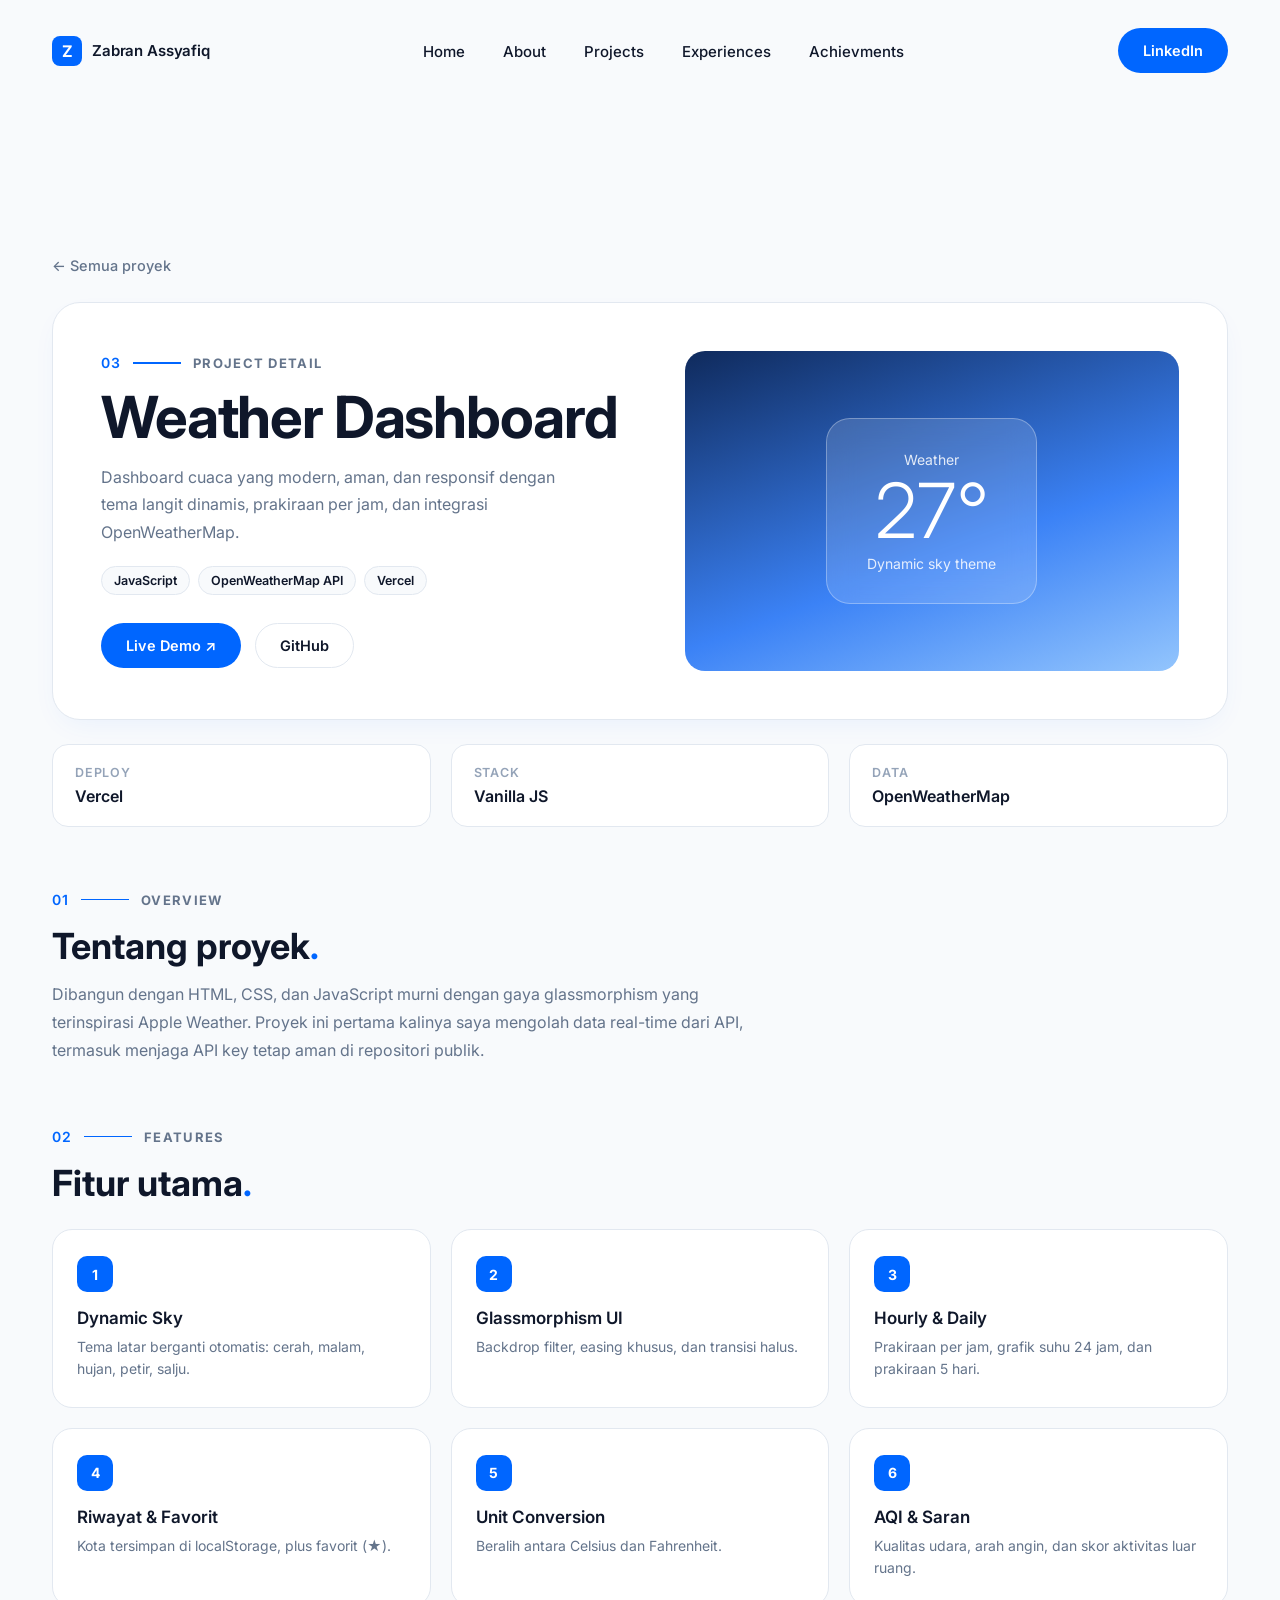
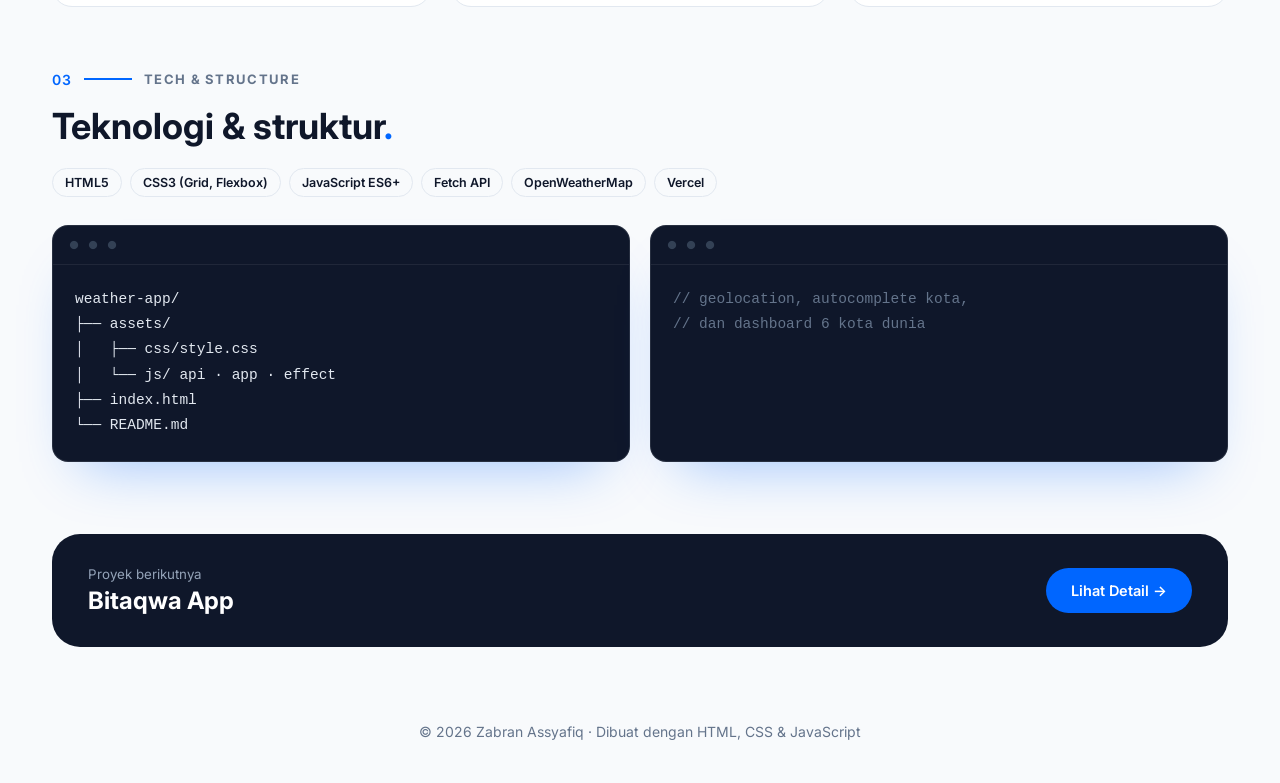
<file: pages/project-weather.html>
<!DOCTYPE html>
<html lang="id">
<head>
<meta charset="UTF-8">
<meta name="viewport" content="width=device-width, initial-scale=1.0">
<title>Weather Dashboard — Zabran Assyafiq</title>
<link rel="preconnect" href="https://fonts.googleapis.com">
<link rel="preconnect" href="https://fonts.gstatic.com" crossorigin>
<link href="https://fonts.googleapis.com/css2?family=Fraunces:opsz,wght@9..144,400;9..144,500;9..144,600;9..144,700&family=Inter:wght@400;500;600;700&display=swap" rel="stylesheet">
<link rel="stylesheet" href="../css/style.css">
<link rel="stylesheet" href="../css/extra.css">
<link rel="icon" type="image/png" href="../assets/images/icon svg web.png">
<script src="../js/main-1.js"></script>
</head>
<body>
<header class="navbar">
  <div class="logo">
    <span class="logo-mark">Z</span>
    Zabran Assyafiq
  </div>

  <ul class="nav-links" id="navLinks">
    <li><a href="../index.html">Home</a></li>
    <li><a href="staytoon.html">About</a></li>
    <li><a href="../index.html#projects">Projects</a></li>
    <li><a href="../index.html#journey">Experiences</a></li>
    <li><a href="staytoon.html">Achievments</a></li>
    <li class="mobile-only">
      <a href="https://www.linkedin.com/in/muhammad-zabran-assyafiq-2292ab308/" target="_blank" rel="noopener noreferrer" class="btn btn-dark">LinkedIn</a>
    </li>
  </ul>

  <a href="https://www.linkedin.com/in/muhammad-zabran-assyafiq-2292ab308/" target="_blank" rel="noopener noreferrer" class="btn btn-dark desktop-only">LinkedIn</a>

  <button class="hamburger-btn" id="hamburgerBtn" aria-label="Toggle navigation">
    <span></span>
    <span></span>
    <span></span>
  </button>
</header>
<main class="pd">
  <a class="pd-back" href="../index.html#projects">← Semua proyek</a>
  <section class="pd-hero">
    <div>
      <div class="badge-about"><span class="number">03</span><span class="line"></span><span class="label">PROJECT DETAIL</span></div>
      <h1>Weather Dashboard</h1><p>Dashboard cuaca yang modern, aman, dan responsif dengan tema langit dinamis, prakiraan per jam, dan integrasi OpenWeatherMap.</p>
      <div class="tags"><span>JavaScript</span><span>OpenWeatherMap API</span><span>Vercel</span></div>
      <div class="hero-actions" style="margin-top:0"><a class="btn btn-dark" href="https://weatherapp-iota-dun.vercel.app" target="_blank" rel="noopener">Live Demo ↗</a><a class="btn btn-light" href="https://github.com/muhammadzabranidn-hue/weather_app" target="_blank" rel="noopener">GitHub</a></div>
    </div>
    <div class="mock m-wx"><div class="wx"><small>Weather</small><strong>27°</strong><span>Dynamic sky theme</span></div></div>
  </section>
  <div class="pd-meta"><div><small>Deploy</small><b>Vercel</b></div><div><small>Stack</small><b>Vanilla JS</b></div><div><small>Data</small><b>OpenWeatherMap</b></div></div>
  <section class="pd-sec"><div class="badge-about"><span class="number">01</span><span class="line"></span><span class="label">OVERVIEW</span></div><h2>Tentang proyek<span>.</span></h2><p>Dibangun dengan HTML, CSS, dan JavaScript murni dengan gaya glassmorphism yang terinspirasi Apple Weather. Proyek ini pertama kalinya saya mengolah data real-time dari API, termasuk menjaga API key tetap aman di repositori publik.</p></section>
  <section class="pd-sec"><div class="badge-about"><span class="number">02</span><span class="line"></span><span class="label">FEATURES</span></div><h2>Fitur utama<span>.</span></h2>
    <div class="pd-grid"><article><i>1</i><h3>Dynamic Sky</h3><p>Tema latar berganti otomatis: cerah, malam, hujan, petir, salju.</p></article><article><i>2</i><h3>Glassmorphism UI</h3><p>Backdrop filter, easing khusus, dan transisi halus.</p></article><article><i>3</i><h3>Hourly & Daily</h3><p>Prakiraan per jam, grafik suhu 24 jam, dan prakiraan 5 hari.</p></article><article><i>4</i><h3>Riwayat & Favorit</h3><p>Kota tersimpan di localStorage, plus favorit (★).</p></article><article><i>5</i><h3>Unit Conversion</h3><p>Beralih antara Celsius dan Fahrenheit.</p></article><article><i>6</i><h3>AQI & Saran</h3><p>Kualitas udara, arah angin, dan skor aktivitas luar ruang.</p></article></div></section>
  <section class="pd-sec"><div class="badge-about"><span class="number">03</span><span class="line"></span><span class="label">TECH &amp; STRUCTURE</span></div><h2>Teknologi &amp; struktur<span>.</span></h2>
    <div class="tags"><span>HTML5</span><span>CSS3 (Grid, Flexbox)</span><span>JavaScript ES6+</span><span>Fetch API</span><span>OpenWeatherMap</span><span>Vercel</span></div>
    <div class="pd-two"><div class="code"><pre>weather-app/
├── assets/
│   ├── css/style.css
│   └── js/ api · app · effect
├── index.html
└── README.md</pre></div><div class="code"><pre><span class=c>// geolocation, autocomplete kota,</span>
<span class=c>// dan dashboard 6 kota dunia</span></pre></div></div></section>
  <div class="pd-next"><div><small>Proyek berikutnya</small><b>Bitaqwa App</b></div><a class="btn btn-dark" href="project-bitaqwa.html">Lihat Detail →</a></div>
</main>
<footer>© 2026 Zabran Assyafiq · Dibuat dengan HTML, CSS &amp; JavaScript</footer>
</body>
</html>
</file>
<file: css/style.css>
/* ======================================================
     EDIT DI SINI: semua warna, font, dan jarak diatur lewat
     variabel di bawah ini. Ubah nilainya untuk mengubah
     tampilan di seluruh halaman.
  ====================================================== */
  :root{
    --color-bg:            #f8fafc;   /* background utama light */
    --color-hero-bg:       #ffffff;   /* container light */
    --color-accent:        #0066ff;   /* ACCENT COLOR BIRU */
    --color-text-primary:  #0f172a;   /* teks utama gelap */
    --color-text-muted:    #64748b;   /* teks abu-abu / deskripsi */
    --color-text-faint:    #94a3b8;   /* teks abu-abu terang */
    --color-border:        #e2e8f0;
    --color-btn-dark-bg:   #0066ff;   /* tombol utama warna accent biru */
    --color-btn-dark-text: #ffffff;
    --color-btn-light-bg:  #ffffff;
    --color-btn-light-text:#0f172a;
    --color-overlay-bg:    rgba(15, 23, 42, 0.65);
    --color-overlay-text:  #ffffff;

    --font-display: "Inter", -apple-system, Segoe UI, sans-serif;
    --font-body:    "Inter", -apple-system, Segoe UI, sans-serif;

    --radius-lg: 28px;
    --radius-md: 16px;
    --radius-full: 999px;

    --container-max: 1240px;
    --section-padding: 32px;
  }

  *{ box-sizing:border-box; margin:0; padding:0; }

  html{ scroll-behavior:smooth; }

  body{
    font-family: var(--font-body);
    color: var(--color-text-primary);
    background: var(--color-bg);
    -webkit-font-smoothing: antialiased;
  }

  img{ max-width:100%; display:block; }

  .wrapper{
    max-width: var(--container-max);
    margin: 0 auto;
    padding: 0 var(--section-padding);
  }

  /* ---------------- NAVBAR ---------------- */
  .navbar{
    display:flex;
    align-items:center;
    justify-content:space-between;
    padding: 28px var(--section-padding);
    max-width: var(--container-max);
    margin: 0 auto;

    /* Navbar dibuat fixed supaya selalu menempel di atas layar saat discroll */
    position: fixed;
    top: 0;
    left: 0;
    right: 0;
    z-index: 1000;
    background: transparent; /* transparan di posisi paling atas, sama seperti desain awal */

    /* PENTING soal smoothness: semua properti yang dianimasikan di sini
       harus bernilai angka (px/%), bukan keyword seperti "auto" atau
       "max-content" — keyword tidak bisa di-interpolate CSS sehingga
       transisinya "loncat" bukannya meluncur halus. Karena itu left &
       right dipakai (bukan width/transform), nilainya dihitung otomatis
       lewat JS (lihat main-1.js) supaya pill-nya pas dengan lebar konten. */
    transition: top .5s cubic-bezier(.22,1,.36,1),
                left .5s cubic-bezier(.22,1,.36,1),
                right .5s cubic-bezier(.22,1,.36,1),
                gap .5s cubic-bezier(.22,1,.36,1),
                padding .5s cubic-bezier(.22,1,.36,1),
                background-color .5s cubic-bezier(.22,1,.36,1),
                border-radius .5s cubic-bezier(.22,1,.36,1),
                box-shadow .5s cubic-bezier(.22,1,.36,1),
                backdrop-filter .5s cubic-bezier(.22,1,.36,1),
                -webkit-backdrop-filter .5s cubic-bezier(.22,1,.36,1);
  }

  /* Beri jarak di bawah body sebesar tinggi navbar supaya konten tidak
     tertutup navbar yang sekarang fixed. Nilainya diisi otomatis lewat JS
     (lihat main-1.js) supaya selalu presisi mengikuti tinggi asli navbar. */
  body{
    padding-top: var(--navbar-offset, 96px);
  }

  /* ---------------- NAVBAR: STATE SAAT DISCROLL ----------------
     BACKGROUND (warna, blur, radius, shadow) + jarak antar elemen
     dibuat lebih rapat & pill-nya lebih kecil (fit content, bukan
     dari ujung ke ujung) supaya persis seperti referensi. Isi/teks
     navbar tidak diubah, cuma jarak & lebar wadahnya. */
  .navbar.is-scrolled{
    top: 14px;
    left: var(--navbar-inset, 14px);
    right: var(--navbar-inset, 14px);
    justify-content: center;
    gap: 36px;
    padding: 10px 20px;
    background: rgba(15, 23, 42, 0.75);
    -webkit-backdrop-filter: blur(18px) saturate(160%);
    backdrop-filter: blur(18px) saturate(160%);
    border-radius: var(--radius-full);
    box-shadow: 0 16px 40px -12px rgba(0, 0, 0, 0.35);
  }

  .navbar.is-scrolled .nav-links{
    gap: 24px;
  }

  /* Teks & elemen navbar menyesuaikan supaya tetap kontras di atas
     background gelap saat discroll (warna saja, bukan konten/desain). */
  .navbar.is-scrolled .logo{
    color: #ffffff;
  }

  .navbar.is-scrolled .nav-links a{
    color: rgba(255, 255, 255, 0.82);
  }

  .navbar.is-scrolled .nav-links a::after{
    background: #ffffff;
  }

  /* Tombol LinkedIn tetap ukuran normal (sama seperti state awal),
     cuma warnanya yang disesuaikan supaya kontras di atas background gelap. */
  .navbar.is-scrolled .btn-dark{
    background: #ffffff;
    color: #0f172a;
  }

/* ---------------- DESKTOP (Default) ---------------- */
/* Sembunyikan tombol LinkedIn yang ada di dalam menu saat di laptop/desktop */
.nav-links .mobile-only {
  display: none;
}

.hamburger-btn {
  display: none;
  flex-direction: column;
  justify-content: space-between;
  width: 24px;
  height: 18px;
  background: transparent;
  border: none;
  cursor: pointer;
  padding: 0;
  z-index: 1001;
}

.hamburger-btn span {
  width: 100%;
  height: 2px;
  background-color: #0f172a; /* Warna gelap agar kontras dengan BG putih */
  border-radius: 2px;
  transition: transform 0.3s ease, opacity 0.3s ease;
}

/* ---------------- MOBILE RESPONSIVE (< 768px) ---------------- */
@media (max-width: 768px) {
  /* Tampilkan hamburger */
  .hamburger-btn {
    display: flex;
  }

  /* Sembunyikan tombol LinkedIn desktop luar */
  .desktop-only {
    display: none !important;
  }

  /* Ubah nav-links menjadi GRID 2 Kolom */
  .nav-links {
    position: fixed;
    top: 70px;
    left: 14px;
    right: 14px;
    background: rgba(15, 23, 42, 0.95);
    backdrop-filter: blur(18px);
    -webkit-backdrop-filter: blur(18px);
    padding: 24px 28px !important;
    border-radius: 20px;
    list-style: none;

    /* LAYOUT GRID: 2 kolom berjejer ke samping */
    display: grid !important;
    grid-template-columns: repeat(2, 1fr);
    gap: 15px !important;
    justify-items: start;
    align-items: center;

    /* Animasi Buka/Tutup */
    opacity: 0;
    pointer-events: none;
    transform: translateY(-10px);
    transition: opacity 0.3s ease, transform 0.3s ease;
  }

  /* Warna & ukuran teks link di dalam menu mobile */
  .nav-links a {
    color: #ffffff !important;
    text-decoration: none;
    font-size: 20px !important;
    font-weight: 500;
  }

  /* Tombol LinkedIn (Mobile) tepat di bawah Experiences */
  .nav-links .mobile-only {
    display: block;
    grid-column: 2; /* Posisikan di kolom kanan (kolom 2) */
    grid-row: 3;    /* Posisikan di baris ke-3 */
    width: 100%;
    margin-top: 4px;
  }

  .nav-links .mobile-only .btn {
    display: block;
    text-align: center;
    width: 100%;
    padding: 8px 16px; /* Sesuaikan padding tombol agar pas */
  }

  /* State saat burger aktif diklik */
  .nav-links.is-active {
    opacity: 1;
    pointer-events: auto;
    transform: translateY(0);
  }

  /* Animasi ikon 'X' untuk hamburger saat terbuka */
  .hamburger-btn.is-active span:nth-child(1) {
    transform: translateY(8px) rotate(45deg);
  }
  .hamburger-btn.is-active span:nth-child(2) {
    opacity: 0;
  }
  .hamburger-btn.is-active span:nth-child(3) {
    transform: translateY(-8px) rotate(-45deg);
  }
}

  .logo{
    display:flex;
    align-items:center;
    gap:10px;
    font-family: var(--font-display);
    font-weight:600;
    font-size:15px;
    letter-spacing: -0.01em;
  }

  .logo-mark{
    width:30px;
    height:30px;
    border-radius: 8px;
    background: var(--color-accent); /* Logo mark menggunakan aksen biru */
    color:#fff;
    display:flex;
    align-items:center;
    justify-content:center;
    font-family: var(--font-display);
    font-weight:700;
    font-size:16px;
  }

  .nav-links{
    display:flex;
    gap:38px;
    list-style:none;
  }

  .nav-links a{
    color: var(--color-text-primary);
    text-decoration:none;
    font-size:15px;
    font-weight:500;
    position:relative;
    padding-bottom:4px;
  }

  .nav-links a::after{
    content:"";
    position:absolute;
    left:0; bottom:0;
    width:0%;
    height:1.5px;
    background: var(--color-accent); /* Line hover menjadi biru */
    transition: width .3s cubic-bezier(.4,0,.2,1);
  }

  .nav-links a:hover::after{ width:100%; }

  .btn{
    display:inline-flex;
    align-items:center;
    justify-content:center;
    gap:8px;
    padding: 13px 24px;
    border-radius: var(--radius-full);
    font-size:14.5px;
    font-weight:600;
    text-decoration:none;
    border:1px solid transparent;
    cursor:pointer;
    transition: transform .35s cubic-bezier(.22,1,.36,1),
                box-shadow .35s cubic-bezier(.22,1,.36,1),
                background-color .35s ease,
                color .35s ease,
                border-color .35s ease;
  }

  .btn-dark{
    background: var(--color-btn-dark-bg);
    color: var(--color-btn-dark-text);
  }
  .btn-dark:hover{
    transform: translateY(-2px);
    box-shadow: 0 10px 24px -8px rgba(0, 102, 255, 0.45);
  }
  .btn-dark:active{ transform: translateY(0); }

  .btn-light{
    background: var(--color-btn-light-bg);
    color: var(--color-btn-light-text);
    border-color: var(--color-border);
  }
  .btn-light:hover{
    transform: translateY(-2px);
    border-color: var(--color-accent);
    color: var(--color-accent);
    box-shadow: 0 8px 20px -10px rgba(0, 102, 255, 0.15);
  }
  .btn-light:active{ transform: translateY(0); }

  /* ---------------- HERO ---------------- */
  .hero{
    max-width: var(--container-max);
    margin: 10px auto 0;
    padding: 0 var(--section-padding);
  }

  .hero-card{
    background: var(--color-hero-bg);
    border: 1px solid var(--color-border);
    border-radius: var(--radius-lg);
    display:grid;
    grid-template-columns: 1.05fr 1fr;
    align-items:stretch;
    overflow:hidden;
    position:relative;
    min-height: 620px;
    box-shadow: 0 10px 30px -10px rgba(0, 102, 255, 0.05);
  }

  /* ---------------- AVAILABILITY BADGE ---------------- */
  .availability-badge {
    display: inline-flex;
    align-items: center;
    gap: 10px;
    background-color: var(--color-bg);
    color: var(--color-text-primary);
    border: 1px solid var(--color-border);
    padding: 8px 16px;
    border-radius: var(--radius-full);
    font-size: 14.5px;
    font-weight: 500;
    width: max-content;
    margin-bottom: 24px;
    box-shadow: 0 4px 12px rgba(0, 0, 0, 0.03);
  }

  .status-dot {
    width: 8px;
    height: 8px;
    background-color: #55b56a; /* Kembali ke hijau ketersediaan */
    border-radius: 50%;
    animation: status-pulse 2s infinite;
  }

  @keyframes status-pulse {
    0% {
      box-shadow: 0 0 0 0 rgba(85, 157, 100, 0.6);
    }
    70% {
      box-shadow: 0 0 0 6px rgba(85, 157, 100, 0);
    }
    100% {
      box-shadow: 0 0 0 0 rgba(85, 157, 100, 0);
    }
  }

  .hero-content{
    padding: 64px 24px 64px 56px;
    display:flex;
    flex-direction:column;
    justify-content:center;
    z-index:2;
  }

  .hero-title{
    font-family: var(--font-display);
    font-weight:600;
    font-size: clamp(38px, 4.6vw, 56px);
    line-height:1.05;
    letter-spacing:-0.01em;
  }

  .hero-title .muted{ color: var(--color-text-faint); }

  .hero-desc{
    margin-top:22px;
    max-width: 420px;
    color: var(--color-text-muted);
    font-size:16.5px;
    line-height:1.6;
  }

  .hero-actions{
    display:flex;
    gap:14px;
    margin-top:32px;
  }

  .hero-stats{
    display:flex;
    gap:44px;
    margin-top:48px;
  }

  .stat-number{
    font-family: var(--font-display);
    font-weight:600;
    font-size:30px;
    color: var(--color-text-primary);
  }

  .stat-label{
    margin-top:4px;
    font-size:13.5px;
    color: var(--color-text-muted);
  }

/* ---------------- HERO IMAGE ---------------- */
.hero-image-outer{
  padding: 20px 20px 20px 0;
  height:100%;
  min-height:620px;
}

.hero-image-wrap{
  position:relative;
  overflow:hidden;
  height:100%;
  width:100%;
  border-radius: var(--radius-md);
  box-shadow: 0 24px 48px -20px rgba(0, 0, 0, 0.4); /* Disesuaikan agar bayangan pas untuk dark mode */
  cursor: pointer;
}

.hero-image-wrap img{
  width:100%;
  height:100%;
  object-fit:cover;
  object-position: 50% 20%;
  transform: scale(1);
  
  /* 1. Set filter default ke Hitam-Putih */
  filter: grayscale(100%);
  
  /* 2. Tambahkan 'filter' ke properti transition agar transisi warna berjalan mulus */
  transition: transform .5s cubic-bezier(.22,1,.36,1),
              filter .5s cubic-bezier(.22,1,.36,1);
  will-change: transform, filter;
}

/* 3. Efek saat container di-hover: gambar kembali berwarna asli */
.hero-image-wrap:hover img{
  filter: grayscale(0%);
  transform: scale(1.03); /* Opsional: sedikit zoom-in saat di-hover */
}

  /* Kartu overlay "Available for projects" */
  .hero-overlay-card{
    position:absolute;
    left:32px;
    right:32px;
    bottom:32px;
    z-index:3;
    background: var(--color-overlay-bg);
    backdrop-filter: blur(14px) saturate(160%);
    -webkit-backdrop-filter: blur(14px) saturate(160%);
    border-radius: var(--radius-md);
    padding: 22px 24px;
    display:flex;
    align-items:center;
    justify-content:space-between;
    gap:16px;
    color: var(--color-overlay-text);
    border: 1px solid rgba(255,255,255,0.15);
    transition: transform .35s ease, background .35s ease;
  }

  .hero-overlay-card:hover{
    transform: translateY(-3px);
  }

  .overlay-eyebrow{
    font-size:12.5px;
    color: rgba(255,255,255,0.7);
    margin-bottom:6px;
  }

  .overlay-title{
    font-family: var(--font-display);
    font-weight:600;
    font-size:19px;
  }

  .overlay-desc{
    margin-top:6px;
    font-size:13px;
    line-height:1.5;
    color: rgba(255,255,255,0.8);
    max-width: 260px;
  }

  .overlay-arrow{
    flex-shrink:0;
    width:48px;
    height:48px;
    border-radius: 12px;
    background: var(--color-accent);
    color: #ffffff;
    display:flex;
    align-items:center;
    justify-content:center;
    transition: transform .35s cubic-bezier(.22,1,.36,1), background .35s ease;
  }

  .hero-overlay-card:hover .overlay-arrow{
    transform: rotate(45deg);
    background: #ffffff;
    color: var(--color-accent);
  }

   /* ---------------- LOGO MARQUEE (MODERN CARD VERSION) ---------------- */
   .section-header {
    text-align: center;
    max-width: 800px;
    margin: 0 auto 2.5rem auto;
    padding: 0 1rem;
    font-family: var(--font-display);
    color: #ffffff;
    margin-top: 100px;
    font-weight: 600;
  }
  
  /* Badge (Icon + Text) */
  .section-header .badge {
    display: inline-flex;
    align-items: center;
    gap: 0.5rem;
    color: #3b82f6; /* Warna biru icon & teks badge */
    font-size: 0.8125rem; /* 13px */
    font-weight: 600;
    letter-spacing: 0.08em;
    text-transform: uppercase;
    margin-bottom: 1rem;
  }
  
  .section-header .badge svg {
    width: 16px;
    height: 16px;
  }
  
  /* Judul Utama */
  .section-header h2 {
    font-size: 2.25rem; /* 36px */
    font-weight: 700;
    letter-spacing: -0.02em;
    margin: 0 0 1rem 0;
    color: #000000;
  }
  
  /* Deskripsi */
  .section-header p {
    color: #94a3b8; /* Warna abu-abu terang */
    font-size: 1.0625rem; /* ~17px */
    line-height: 1.6;
    margin: 0;
    font-weight: 400;
    font-family: var(--font-display);
  }


  .logos-section {
    padding: 60px 0;
    width: 100%;
    max-width: 100%;
    margin: 0 auto;
  }
  
  .logo-marquee {
    width: 90%;
    max-width: 100%;
    margin: 0 auto;
    overflow: hidden;
    padding: 12px 0;
    -webkit-mask-image: linear-gradient(to right, transparent, #000 2%, #000 98%, transparent);
            mask-image: linear-gradient(to right, transparent, #000 2%, #000 98%, transparent);
  }

.logo-track {
  display: flex;
  align-items: center;
  gap: 32px; /* <== UBAH DI SINI: jarak antar kartu logo */
  width: max-content;
  animation: scroll-left 35s linear infinite; /* <== UBAH "35s" DI SINI: makin kecil = makin cepat gesernya */
  will-change: transform;
}

.logo-marquee:hover .logo-track {
  animation-play-state: paused;
}

/* Base Card Styling */
.logo-item {
  position: relative;
  display: flex;
  align-items: center;
  gap: 14px;
  padding: 12px 24px 12px 14px; /* <== UBAH DI SINI: besar/kecil kartu (padding dalam) */
  background: rgba(255, 255, 255, 0.7);
  border: 1px solid rgba(0, 0, 0, 0.08);
  border-radius: 99px;
  cursor: pointer;
  white-space: nowrap;
  backdrop-filter: blur(8px);
  -webkit-backdrop-filter: blur(8px);
  box-shadow: 0 2px 10px rgba(0, 0, 0, 0.02);
  transition: all 0.35s cubic-bezier(0.16, 1, 0.3, 1);
}

/* Icon Container */
.logo-icon {
  display: flex;
  align-items: center;
  justify-content: center;
  width: 46px;  /* <== UBAH DI SINI: lebar lingkaran ikon */
  height: 46px; /* <== UBAH DI SINI: tinggi lingkaran ikon (samakan dgn width) */
  border-radius: 50%;
  background: rgba(0, 0, 0, 0.04);
  color: var(--logo-color, #333);
  font-family: var(--font-display, sans-serif);
  font-size: 20px; /* <== UBAH DI SINI: ukuran huruf/simbol di dalam ikon */
  font-weight: 800;
  transition: all 0.35s ease;
}

.logo-label {
  font-size: 18px; /* <== UBAH DI SINI: ukuran teks nama skill (mis. "HTML5") */
  font-weight: 600;
  color: #2d3748;
  transition: color 0.3s ease;
}

/* Small Indicator Dot */
.logo-dot {
  width: 6px;
  height: 6px;
  border-radius: 50%;
  background: #cbd5e1;
  margin-left: 2px;
  transition: all 0.3s ease;
}

/* Hover States (Brand Color Aware) */
.logo-item:hover {
  transform: translateY(-3px) scale(1.02);
  background: #ffffff;
  border-color: var(--logo-color);
  box-shadow: 0 10px 25px -5px rgba(0, 0, 0, 0.05),
              0 0 15px -3px var(--logo-color);
}

.logo-item:hover .logo-icon {
  background: var(--logo-color);
  color: #ffffff;
  transform: rotate(-8deg);
}

.logo-item:hover .logo-dot {
  background: var(--logo-color);
  box-shadow: 0 0 8px var(--logo-color);
}

@keyframes scroll-left {
  from { transform: translateX(0); }
  to   { transform: translateX(-50%); }
}

/* Jarak antarmarquee */
.logo-marquee + .logo-marquee {
  margin-top: 16px;
}

/* Animasi khusus geser ke kanan */
.logo-track.track-reverse {
  animation: scroll-right 30s linear infinite;
}

@keyframes scroll-right {
  from { transform: translateX(-50%); }
  to   { transform: translateX(0); }
}

  /* ---------------- RESPONSIVE ---------------- */
  @media (max-width: 900px){
    .hero-card{
      grid-template-columns:1fr;
      min-height:auto;
    }
    .hero-content{ padding: 44px 28px 32px; }
    .hero-image-outer{ padding: 20px 20px 0 20px; min-height:380px; order:-1; }
    .hero-overlay-card{ flex-wrap:wrap; }
    .navbar{ flex-wrap:wrap; gap:16px; padding: 20px var(--section-padding); }
    .nav-links{ order:3; gap:22px; flex-wrap:wrap; }
    .hero-stats{ gap:28px; flex-wrap:wrap; }
  }

  @media (max-width: 520px){
    .hero-actions{ flex-wrap:wrap; }
    .hero-title{ font-size: 34px; }
  }

 /* =========================================================
   LIGHT BENTO SERVICES / ABOUT SECTION (BLUE ACCENT)
========================================================= */
/* ================= ABOUT (TANPA CARD, 2 KOLOM) =================
   Hero adalah section "berbentuk card" sebelum marquee (pembatas).
   Setelah marquee, section-section berikutnya (termasuk About ini)
   TIDAK dibungkus card lagi — konten duduk langsung di atas
   background halaman. Tetap konsisten dengan Hero lewat warna aksen
   biru (--color-accent), font-family (--font-display), dan tombol
   yang reuse komponen .btn.btn-dark yang sama persis (termasuk
   animasi hover-nya) dengan tombol "View Projects" di Hero.

   Layout dibuat 2 kolom (judul+tombol+grid di kiri, paragraf di
   kanan, dipisah garis vertikal) dan lebar penuh mengikuti container,
   supaya beda proporsi dari kolom teks Hero yang lebih sempit. */

.about {
  max-width: var(--container-max);
  margin: 0 auto;
  margin-top: -20px;
  padding: 90px var(--section-padding) 100px;
}

.about-inner{
  width: 100%;
}

/* Konten dibuat selebar container (tidak dibatasi lagi) supaya
   proporsinya terasa jauh lebih lebar dibanding sebelumnya. */
.about-content {
  max-width: 100%;
}

.about-columns {
  display: grid;
  grid-template-columns: 1.35fr auto 1fr;
  align-items: stretch;
  gap: 64px;
}

.about-col-left,
.about-col-right {
  min-width: 0;
}

/* Kolom kanan (paragraf) & garis pemisah digeser turun supaya rata
   dengan baris pertama JUDUL (bukan dengan label "01 ABOUT ME"),
   persis seperti pada referensi. */
.about-col-right {
  margin-top: 44px;
}

/* Garis pemisah vertikal antar kolom */
.about-divider {
  align-self: stretch;
  width: 1px;
  margin-top: 44px;
  background: var(--color-border);
}

/* Eyebrow "01 ─── ABOUT ME" */
.about-eyebrow {
  display: flex;
  align-items: center;
  gap: 14px;
  margin-bottom: 24px;
}

.about-eyebrow-number {
  font-family: var(--font-display);
  font-size: 14px;
  font-weight: 600;
  color: var(--color-text-faint);
}

.about-eyebrow-line {
  width: 70px;
  height: 1px;
  background: var(--color-border);
}

.about-eyebrow-label {
  font-size: 13px;
  font-weight: 700;
  letter-spacing: 0.08em;
  text-transform: uppercase;
  color: var(--color-text-muted);
}

/* Judul */
.about-title {
  font-family: var(--font-display);
  font-weight: 600;
  font-size: 45px;
  line-height: 1.12;
  letter-spacing: -0.01em;
  color: var(--color-text-primary);
  margin-bottom: 24px;
}

.about-title .accent {
  color: var(--color-text-muted);
}

/* Paragraf (kolom kanan) */
.about-text {
  color: var(--color-text-muted);
  font-size: 16px;
  line-height: 1.75;
}

.about-text p + p {
  margin-top: 20px;
}

/* Tombol "More About Me" (reuse .btn .btn-dark) */
.about-cta {
  margin-bottom: 44px;
}

.about-cta:hover {
  transform: translateY(-2px) !important;
  box-shadow: 0 10px 24px -8px rgba(0, 102, 255, 0.45);
}

/* Bento Grid (4 Info Card) */
.about-grid {
  display: grid;
  grid-template-columns: repeat(2, 1fr);
  gap: 16px;
}

.about-item {
  display: flex;
  align-items: center;
  gap: 14px;
  background: var(--color-bg);
  border: 1px solid var(--color-border);
  border-radius: var(--radius-md);
  padding: 18px 18px;
  transition: transform .35s cubic-bezier(.22,1,.36,1),
              border-color .35s cubic-bezier(.22,1,.36,1),
              box-shadow .35s cubic-bezier(.22,1,.36,1);
}

.about-item:hover {
  transform: translateY(-5px) !important;
  border-color: rgba(0, 102, 255, 0.3);
  box-shadow: 0 12px 24px -10px rgba(0, 102, 255, 0.15);
}

.about-item-icon {
  flex-shrink: 0;
  width: 40px;
  height: 40px;
  border-radius: 8px;
  background: var(--color-accent);
}

.about-item-text {
  display: flex;
  flex-direction: column;
  gap: 3px;
  min-width: 0;
}

.about-item-icon {
  flex-shrink: 0;
  width: 44px;
  height: 44px;
  border-radius: 12px;
  background: var(--color-accent);
  color: #ffffff;
  display: flex;
  align-items: center;
  justify-content: center;
  box-shadow: 0 6px 16px rgba(0, 102, 255, 0.25);
}

.about-item-label {
  font-size: 12.5px;
  color: var(--color-text-muted);
}

.about-item-value {
  font-family: var(--font-display);
  font-weight: 700;
  font-size: 15px;
  line-height: 1.3;
  color: var(--color-text-primary);
}

/* Responsiveness */
@media (max-width: 992px) {
  .about {
    padding: 70px var(--section-padding) 80px;
  }

  .about-content {
    max-width: 100%;
  }

  /* Di bawah desktop, kolom kanan (paragraf) turun ke bawah kolom
     kiri (judul + grid), garis pemisah berubah jadi horizontal. */
  .about-columns {
    grid-template-columns: 1fr;
    gap: 40px;
  }

  .about-divider {
    width: 100%;
    height: 1px;
  }

  .about-text {
    margin-top: 0;
  }
}

@media (max-width: 640px) {
  .about {
    padding: 56px var(--section-padding) 64px;
  }

  .about-grid {
    grid-template-columns: 1fr;
  }
}

.skills-section {
  max-width: 1200px;
  margin: 80px auto;
  padding: 0 24px;
  font-family: var(--font-body);
}

/* Header */
.skills-header {
  margin-bottom: 40px;
}

.badge-about {
  display: inline-flex;
  align-items: center;
  gap: 12px;
  margin-bottom: 12px;
}

.badge-about .number {
  font-size: 14px;
  font-weight: 600;
  color: #94a3b8; /* Abu-abu muted */
}

.badge-about .line {
  width: 40px; /* Panjang garis */
  height: 1px;
  background-color: #cbd5e1; /* Warna garis tipis */
}

.badge-about .label {
  font-size: 13px;
  font-weight: 700;
  color: #64748b; /* Abu-abu kebiruan */
  letter-spacing: 0.1em;
  text-transform: uppercase;
}

.skills-header h2 {
  font-size: 36px;
  font-weight: 700;
  color: #0f172a;
  margin: 0 0 12px 0;
  letter-spacing: -0.02em;
  font-family: var(--font-display);
  font-weight: 600;
}

.skills-header p {
  font-size: 16px;
  color: #64748b;
  max-width: 600px;
  margin: 0;
  line-height: 1.6;
  font-family: var(--font-display);
}

/* Grid Layout */
.skills-grid {
  display: grid;
  grid-template-columns: repeat(2, 1fr);
  gap: 24px;
}

/* Card Styling */
.skills-card {
  background-color: #ffffff;
  border: 1px solid #e2e8f0;
  border-radius: 16px;
  padding: 28px;
  box-shadow: 0 4px 20px -2px rgba(0, 0, 0, 0.03);
  transition: border-color 0.3s ease, box-shadow 0.3s ease, transform 0.3s ease;
}


.skills-card:hover {
  border-color: rgba(0, 102, 255, 0.3);
  box-shadow: 0 12px 24px -10px rgba(0, 102, 255, 0.15);
  transform: translateY(-3px);
}

.card-header {
  display: flex;
  align-items: center;
  gap: 10px;
  margin-bottom: 24px;
  color: var(--color-accent);
}

.card-header h3 {
  font-size: 18px;
  font-weight: 700;
  color: #0f172a;
  margin: 0;
}

/* Skills Item & Progress Bar */
.skills-list {
  display: flex;
  flex-direction: column;
  gap: 20px;
}

.skill-info {
  display: flex;
  justify-content: space-between;
  align-items: center;
  font-size: 13.5px;
  font-weight: 600;
  color: #334155;
  margin-bottom: 8px;
}

.skill-info .percentage {
  color: var(--color-accent);
  font-weight: 700;
  font-size: 13px;
}

.progress-bar {
  width: 100%;
  height: 6px;
  background-color: #f1f5f9;
  border-radius: 9999px;
  overflow: hidden;
}

.progress-bar .progress {
  height: 100%;
  background-color: var(--color-accent);
  border-radius: 9999px;
  transition: width 0.6s ease-in-out;
}

/* Responsive Tampilan Mobile */
@media (max-width: 768px) {
  .skills-grid {
    grid-template-columns: 1fr;
  }
  
  .skills-card {
    padding: 20px;
  }
}
</file>
<file: css/extra.css>
/* ===== EXTRA: smooth scroll, journey, projects, contact (pakai token style.css) ===== */
html.lenis,html.lenis body{height:auto}.lenis.lenis-smooth{scroll-behavior:auto!important}
/* manifesto */
.manifesto{max-width:var(--container-max);margin:0 auto;padding:140px var(--section-padding)}
.manifesto p{font-size:clamp(28px,4.6vw,62px);font-weight:600;line-height:1.15;letter-spacing:-.02em;max-width:1000px}
.mw{opacity:.14;display:inline-block;margin-right:.26em}
/* journey */
.journey{background:#0b1220;color:#fff;position:relative;overflow:hidden}
.j-head{padding:90px var(--section-padding) 10px;max-width:var(--container-max);margin:0 auto}
.j-head h2{font-size:clamp(32px,4vw,48px);font-weight:700;line-height:1.1}.j-head h2 span{color:var(--color-accent)}
.j-track{display:flex;flex-direction:column}
.chap{padding:48px var(--section-padding);display:grid;grid-template-columns:1fr 1fr;gap:48px;align-items:center;max-width:var(--container-max);margin:0 auto;width:100%}
.chap-no{font-size:clamp(90px,14vw,190px);font-weight:800;line-height:.9;color:transparent;-webkit-text-stroke:1.5px rgba(255,255,255,.22)}
.chap h3{font-size:clamp(24px,2.8vw,36px);margin:14px 0 12px;font-weight:700}
.chap p{color:#94a3b8;line-height:1.7;max-width:460px;font-size:16px}
.chip-row{display:flex;gap:8px;flex-wrap:wrap;margin-top:18px}
.chip{font-size:12.5px;font-weight:600;padding:6px 12px;border-radius:99px;border:1px solid rgba(255,255,255,.16);color:#cbd5e1}
.code{background:#0f172a;border:1px solid rgba(255,255,255,.1);border-radius:16px;box-shadow:0 30px 60px -30px rgba(0,102,255,.4);overflow:hidden}
.code::before{content:"● ● ●";display:block;padding:12px 16px;color:#334155;letter-spacing:3px;font-size:11px;border-bottom:1px solid rgba(255,255,255,.07)}
.code pre{padding:22px;font:500 14.5px/1.75 ui-monospace,SFMono-Regular,Menlo,Consolas,monospace;color:#e2e8f0;overflow-x:auto}
.code .k{color:#60a5fa}.code .s{color:#86efac}.code .c{color:#64748b}
.j-bar{display:none}
.journey.h .j-head{position:absolute;top:0;left:0;right:0;z-index:2;padding-top:112px}
.journey.h .j-wrap{height:100vh;overflow:hidden}
.journey.h .j-track{flex-direction:row;height:100%;width:max-content}
.journey.h .chap{width:100vw;max-width:none;padding:260px 9vw 90px;margin:0;flex:0 0 100vw}
.journey.h .j-bar{display:block;position:absolute;left:var(--section-padding);right:var(--section-padding);bottom:44px;height:3px;background:rgba(255,255,255,.12);border-radius:3px}
.j-bar i{display:block;height:100%;background:var(--color-accent);transform:scaleX(0);transform-origin:0 50%;border-radius:3px}
/* projects */
.projects{max-width:var(--container-max);margin:0 auto;padding:110px var(--section-padding) 60px}
.projects h2{font-size:clamp(32px,4vw,48px);font-weight:700;line-height:1.1;margin-bottom:48px}.projects h2 span{color:var(--color-accent)}
.pcard{position:sticky;top:calc(110px + var(--i)*22px);background:var(--color-hero-bg);border:1px solid var(--color-border);border-radius:var(--radius-lg);display:grid;grid-template-columns:1fr 1.05fr;gap:32px;padding:44px;min-height:440px;margin-bottom:40px;box-shadow:0 20px 50px -24px rgba(0,102,255,.18);transform-origin:50% 0}
.pcard .no{font-size:13px;font-weight:700;color:var(--color-text-faint)}
.pcard h3{font-size:clamp(26px,3vw,38px);font-weight:700;margin:10px 0 14px}
.pcard p{color:var(--color-text-muted);line-height:1.65;max-width:440px}
.tags{display:flex;gap:8px;flex-wrap:wrap;margin:20px 0 28px}.tags span{font-size:12.5px;font-weight:600;padding:6px 12px;border-radius:99px;background:var(--color-bg);border:1px solid var(--color-border)}
.pcard .hero-actions{margin-top:0}
.mock{border-radius:20px;display:flex;align-items:center;justify-content:center;overflow:hidden;min-height:320px;position:relative}
.m-app{background:linear-gradient(135deg,#064e3b,#10b981)}.m-web{background:linear-gradient(135deg,#dbeafe,#eff6ff)}.m-wx{background:linear-gradient(160deg,#0f2a5c,#3b82f6 60%,#93c5fd)}
.phone{width:170px;height:300px;background:#fff;border-radius:28px;border:6px solid #022c22;padding:22px 14px;display:flex;flex-direction:column;gap:10px;font-size:12px;font-weight:700;color:#064e3b;box-shadow:0 24px 40px -16px rgba(0,0,0,.4)}
.phone u{display:block;height:44px;border-radius:12px;background:#d1fae5}.phone u:first-of-type{background:#10b981;height:70px}
.browser{width:82%;background:#fff;border-radius:14px;border:1px solid var(--color-border);padding:14px;box-shadow:0 24px 40px -20px rgba(0,102,255,.35)}
.browser i{display:inline-block;width:9px;height:9px;border-radius:50%;background:#cbd5e1;margin-right:5px}
.browser b{display:block;height:70px;border-radius:10px;background:var(--color-accent);margin:14px 0 10px}.browser em{display:block;height:10px;border-radius:5px;background:#e2e8f0;margin-top:8px;width:70%}.browser em+em{width:45%}
.wx{color:#fff;text-align:center;padding:30px 40px;border-radius:24px;background:rgba(255,255,255,.14);backdrop-filter:blur(14px);border:1px solid rgba(255,255,255,.3)}
.wx strong{display:block;font-size:76px;font-weight:300;line-height:1.1}.wx small,.wx span{opacity:.85;font-size:14px}
/* contact */
.contact{background:var(--color-text-primary);color:#fff;border-radius:var(--radius-lg);max-width:calc(var(--container-max) - 2*var(--section-padding));margin:60px auto 0;padding:100px 48px;text-align:center}
.contact h2{font-size:clamp(38px,7vw,96px);font-weight:700;letter-spacing:-.03em;line-height:1}.contact h2 span{color:#60a5fa}
.contact .hero-actions{justify-content:center;margin-top:40px}.contact .btn-light{background:transparent;color:#fff;border-color:rgba(255,255,255,.3)}
footer{text-align:center;color:var(--color-text-muted);font-size:14px;padding:36px 20px 44px}
@media(max-width:900px){.chap,.pcard{grid-template-columns:1fr}.pcard{position:relative;top:0;padding:28px}.contact{margin:60px var(--section-padding) 0;padding:70px 24px}}

.badge-about{display:flex;align-items:center;gap:12px;margin-bottom:16px;font-size:13px;font-weight:700;letter-spacing:.08em;text-transform:uppercase}
.badge-about .number{color:var(--color-accent)}.badge-about .line{width:48px;height:1.5px;background:var(--color-accent)}.badge-about .label{color:var(--color-text-muted)}
.badge-about.on-dark .label{color:#94a3b8}
.manifesto p+.badge-about{margin-top:0}
/* halaman detail proyek */
.pd{max-width:var(--container-max);margin:0 auto;padding:140px var(--section-padding) 40px}
.pd-back{display:inline-block;color:var(--color-text-muted);text-decoration:none;font-weight:500;font-size:14.5px;margin-bottom:28px}.pd-back:hover{color:var(--color-accent)}
.pd-hero{display:grid;grid-template-columns:1.1fr 1fr;gap:40px;align-items:center;background:var(--color-hero-bg);border:1px solid var(--color-border);border-radius:var(--radius-lg);padding:48px;box-shadow:0 10px 30px -10px rgba(0,102,255,.08)}
.pd-hero h1{font-size:clamp(34px,5vw,58px);font-weight:700;line-height:1.05;letter-spacing:-.02em;margin-bottom:16px}
.pd-hero p{color:var(--color-text-muted);line-height:1.7;max-width:460px}
.pd-meta{display:grid;grid-template-columns:repeat(3,1fr);gap:20px;margin:24px 0}
.pd-meta div{background:var(--color-hero-bg);border:1px solid var(--color-border);border-radius:var(--radius-md);padding:20px 22px}
.pd-meta small{display:block;color:var(--color-text-faint);font-size:12.5px;font-weight:600;text-transform:uppercase;letter-spacing:.06em;margin-bottom:6px}.pd-meta b{font-weight:600}
.pd-sec{margin-top:64px}.pd-sec h2{font-size:clamp(26px,3vw,36px);font-weight:700;margin-bottom:12px}.pd-sec h2 span{color:var(--color-accent)}
.pd-sec>p{color:var(--color-text-muted);line-height:1.75;max-width:720px}
.pd-grid{display:grid;grid-template-columns:repeat(3,1fr);gap:20px;margin-top:24px}
.pd-grid article{background:var(--color-hero-bg);border:1px solid var(--color-border);border-radius:20px;padding:26px 24px;transition:transform .3s cubic-bezier(.22,1,.36,1),border-color .3s,box-shadow .3s}
.pd-grid article:hover{transform:translateY(-4px);border-color:rgba(0,102,255,.3);box-shadow:0 12px 24px -8px rgba(0,102,255,.12)}
.pd-grid i{display:flex;width:36px;height:36px;border-radius:10px;background:var(--color-accent);color:#fff;font-style:normal;font-weight:700;font-size:14px;align-items:center;justify-content:center;margin-bottom:16px}
.pd-grid h3{font-size:17px;font-weight:600;margin-bottom:8px}.pd-grid p{color:var(--color-text-muted);font-size:14px;line-height:1.6}
.pd-two{display:grid;grid-template-columns:1fr 1fr;gap:20px;margin-top:24px}
.pd-two .code pre{color:#e2e8f0}
.pd-next{display:flex;justify-content:space-between;align-items:center;gap:20px;flex-wrap:wrap;margin-top:72px;padding:32px 36px;border-radius:var(--radius-lg);background:var(--color-text-primary);color:#fff}
.pd-next small{color:#94a3b8;display:block;margin-bottom:4px}.pd-next b{font-size:24px}
@media(max-width:900px){.pd-hero,.pd-two{grid-template-columns:1fr}.pd-hero{padding:28px}.pd-grid,.pd-meta{grid-template-columns:1fr}.pd{padding-top:120px}}
</file>
<file: css/about.css>
/* ---------------- ROOT VARIABLES ---------------- */
:root {
    --color-bg: #f8fafc;
    --color-card-bg: #ffffff;
    --color-text-primary: #0f172a;
    --color-text-secondary: #64748b;
    --color-accent: #0066ff;
    --color-border: #e2e8f0;
    
    --color-btn-dark-bg: #0066ff;
    --color-btn-dark-text: #ffffff;
    --color-btn-light-bg: #f1f5f9;
    --color-btn-light-text: #0f172a;
  
    --font-display: 'Plus Jakarta Sans', sans-serif;
    --font-body: 'Inter', sans-serif;
  
    --section-padding: 32px;
    --container-max: 1140px;
    --radius-full: 9999px;
    --radius-card: 24px;
  }
  
  /* ---------------- RESET & BASE ---------------- */
  * {
    margin: 0;
    padding: 0;
    box-sizing: border-box;
  }
  
  body {
    font-family: var(--font-body);
    background-color: var(--color-bg);
    color: var(--color-text-primary);
    padding-top: var(--navbar-offset, 96px);
    min-height: 100vh;
    display: flex;
    flex-direction: column;
  }
  
  /* ---------------- NAVBAR ---------------- */
  .navbar {
    display: flex;
    align-items: center;
    justify-content: space-between;
    padding: 28px var(--section-padding);
    max-width: var(--container-max);
    margin: 0 auto;
  
    position: fixed;
    top: 0;
    left: 0;
    right: 0;
    z-index: 1000;
    background: transparent;
  
    transition: top .5s cubic-bezier(.22,1,.36,1),
                left .5s cubic-bezier(.22,1,.36,1),
                right .5s cubic-bezier(.22,1,.36,1),
                gap .5s cubic-bezier(.22,1,.36,1),
                padding .5s cubic-bezier(.22,1,.36,1),
                background-color .5s cubic-bezier(.22,1,.36,1),
                border-radius .5s cubic-bezier(.22,1,.36,1),
                box-shadow .5s cubic-bezier(.22,1,.36,1),
                backdrop-filter .5s cubic-bezier(.22,1,.36,1),
                -webkit-backdrop-filter .5s cubic-bezier(.22,1,.36,1);
  }
  
  .navbar.is-scrolled {
    top: 14px;
    left: var(--navbar-inset, 14px);
    right: var(--navbar-inset, 14px);
    justify-content: center;
    gap: 36px;
    padding: 10px 20px;
    background: rgba(15, 23, 42, 0.75);
    -webkit-backdrop-filter: blur(18px) saturate(160%);
    backdrop-filter: blur(18px) saturate(160%);
    border-radius: var(--radius-full);
    box-shadow: 0 16px 40px -12px rgba(0, 0, 0, 0.35);
  }
  
  .navbar.is-scrolled .nav-links {
    gap: 24px;
  }
  
  .navbar.is-scrolled .logo {
    color: #ffffff;
  }
  
  .navbar.is-scrolled .nav-links a {
    color: rgba(255, 255, 255, 0.82);
  }
  
  .navbar.is-scrolled .nav-links a::after {
    background: #ffffff;
  }
  
  .navbar.is-scrolled .btn-dark {
    background: #ffffff;
    color: #0f172a;
  }
  
  .logo {
    display: flex;
    align-items: center;
    gap: 10px;
    font-family: var(--font-display);
    font-weight: 600;
    font-size: 15px;
    letter-spacing: -0.01em;
    color: var(--color-text-primary);
  }
  
  .logo-mark {
    width: 30px;
    height: 30px;
    border-radius: 8px;
    background: var(--color-accent);
    color: #fff;
    display: flex;
    align-items: center;
    justify-content: center;
    font-family: var(--font-display);
    font-weight: 700;
    font-size: 16px;
  }
  
  .nav-links {
    display: flex;
    gap: 38px;
    list-style: none;
  }
  
  .nav-links a {
    color: var(--color-text-primary);
    text-decoration: none;
    font-size: 15px;
    font-weight: 500;
    position: relative;
    padding-bottom: 4px;
  }
  
  .nav-links a::after {
    content: "";
    position: absolute;
    left: 0; bottom: 0;
    width: 0%;
    height: 1.5px;
    background: var(--color-accent);
    transition: width .3s cubic-bezier(.4,0,.2,1);
  }
  
  .nav-links a:hover::after { width: 100%; }
  
  .btn {
    display: inline-flex;
    align-items: center;
    justify-content: center;
    gap: 8px;
    padding: 12px 24px;
    border-radius: var(--radius-full);
    font-size: 14.5px;
    font-weight: 600;
    text-decoration: none;
    border: 1px solid transparent;
    cursor: pointer;
    transition: transform .35s cubic-bezier(.22,1,.36,1),
                box-shadow .35s cubic-bezier(.22,1,.36,1),
                background-color .35s ease,
                color .35s ease,
                border-color .35s ease;
  }
  
  .btn-dark, .btn-primary {
    background: var(--color-btn-dark-bg);
    color: var(--color-btn-dark-text);
  }
  
  .btn-dark:hover, .btn-primary:hover {
    transform: translateY(-2px);
    box-shadow: 0 10px 24px -8px rgba(0, 102, 255, 0.45);
  }
  
  .btn-dark:active, .btn-primary:active { transform: translateY(0); }
  
  .btn-light {
    background: var(--color-btn-light-bg);
    color: var(--color-btn-light-text);
    border-color: var(--color-border);
  }
  
  .btn-light:hover {
    transform: translateY(-2px);
    border-color: var(--color-accent);
    color: var(--color-accent);
    box-shadow: 0 8px 20px -10px rgba(0, 102, 255, 0.15);
  }
  
  .btn-light:active { transform: translateY(0); }
  
  /* ---------------- MAIN CONTAINER & HERO CARD ---------------- */
  .main-container-about {
    flex: 1;
    display: flex;
    align-items: center;
    justify-content: center;
    padding: 40px 20px;
    max-width: var(--container-max);
    margin: 0 auto;
    width: 100%;
  }
  
  .hero-card-about {
    background: var(--color-card-bg);
    border-radius: var(--radius-card);
    padding: 60px 40px;
    width: 100%;
    max-width: 800px;
    text-align: center;
    border: 1px solid rgba(226, 232, 240, 0.8);
    box-shadow: 0 20px 40px -15px rgba(0, 0, 0, 0.05);
  }
  
  /* Badge Status */
  .status-badge {
    display: inline-flex;
    align-items: center;
    gap: 8px;
    padding: 6px 16px;
    background: #f1f5f9;
    border: 1px solid #e2e8f0;
    border-radius: var(--radius-full);
    font-size: 13px;
    font-weight: 600;
    color: #475569;
    margin-bottom: 24px;
  }
  
  .status-dot {
    width: 8px;
    height: 8px;
    background-color: #55b56a; /* Kembali ke hijau ketersediaan */
    border-radius: 50%;
    animation: status-pulse 2s infinite;
  }
  
  /* Hero Typography */
  .hero-title {
    font-family: var(--font-display);
    font-size: 42px;
    font-weight: 800;
    line-height: 1.15;
    letter-spacing: -0.02em;
    color: var(--color-text-primary);
    margin-bottom: 16px;
  }
  
  .text-secondary {
    color: #94a3b8;
  }
  
  .hero-description {
    font-size: 16px;
    line-height: 1.6;
    color: var(--color-text-secondary);
    max-width: 540px;
    margin: 0 auto 36px auto;
  }
  
  /* Countdown Timer Styles */
  .countdown {
    display: flex;
    justify-content: center;
    gap: 16px;
    margin-bottom: 36px;
  }
  
  .time-box {
    background: #f8fafc;
    border: 1px solid var(--color-border);
    padding: 16px 20px;
    border-radius: 16px;
    min-width: 90px;
  }
  
  .time-box span {
    font-family: var(--font-display);
    font-size: 28px;
    font-weight: 700;
    color: var(--color-accent);
    display: block;
    line-height: 1;
  }
  
  .time-box small {
    font-size: 12px;
    font-weight: 600;
    color: var(--color-text-secondary);
    text-transform: uppercase;
    letter-spacing: 0.05em;
    margin-top: 6px;
    display: block;
  }
  
  /* Actions */
  .hero-actions {
    display: flex;
    justify-content: center;
    gap: 12px;
  }
  
  /* Responsive Styles */
  @media (max-width: 768px) {
    .nav-links { display: none; } /* Sembunyikan link navbar pada layar kecil */
    .hero-card { padding: 40px 20px; }
    .hero-title { font-size: 32px; }
    .countdown { gap: 10px; }
    .time-box { min-width: 70px; padding: 12px; }
    .time-box span { font-size: 22px; }
  }
</file>
